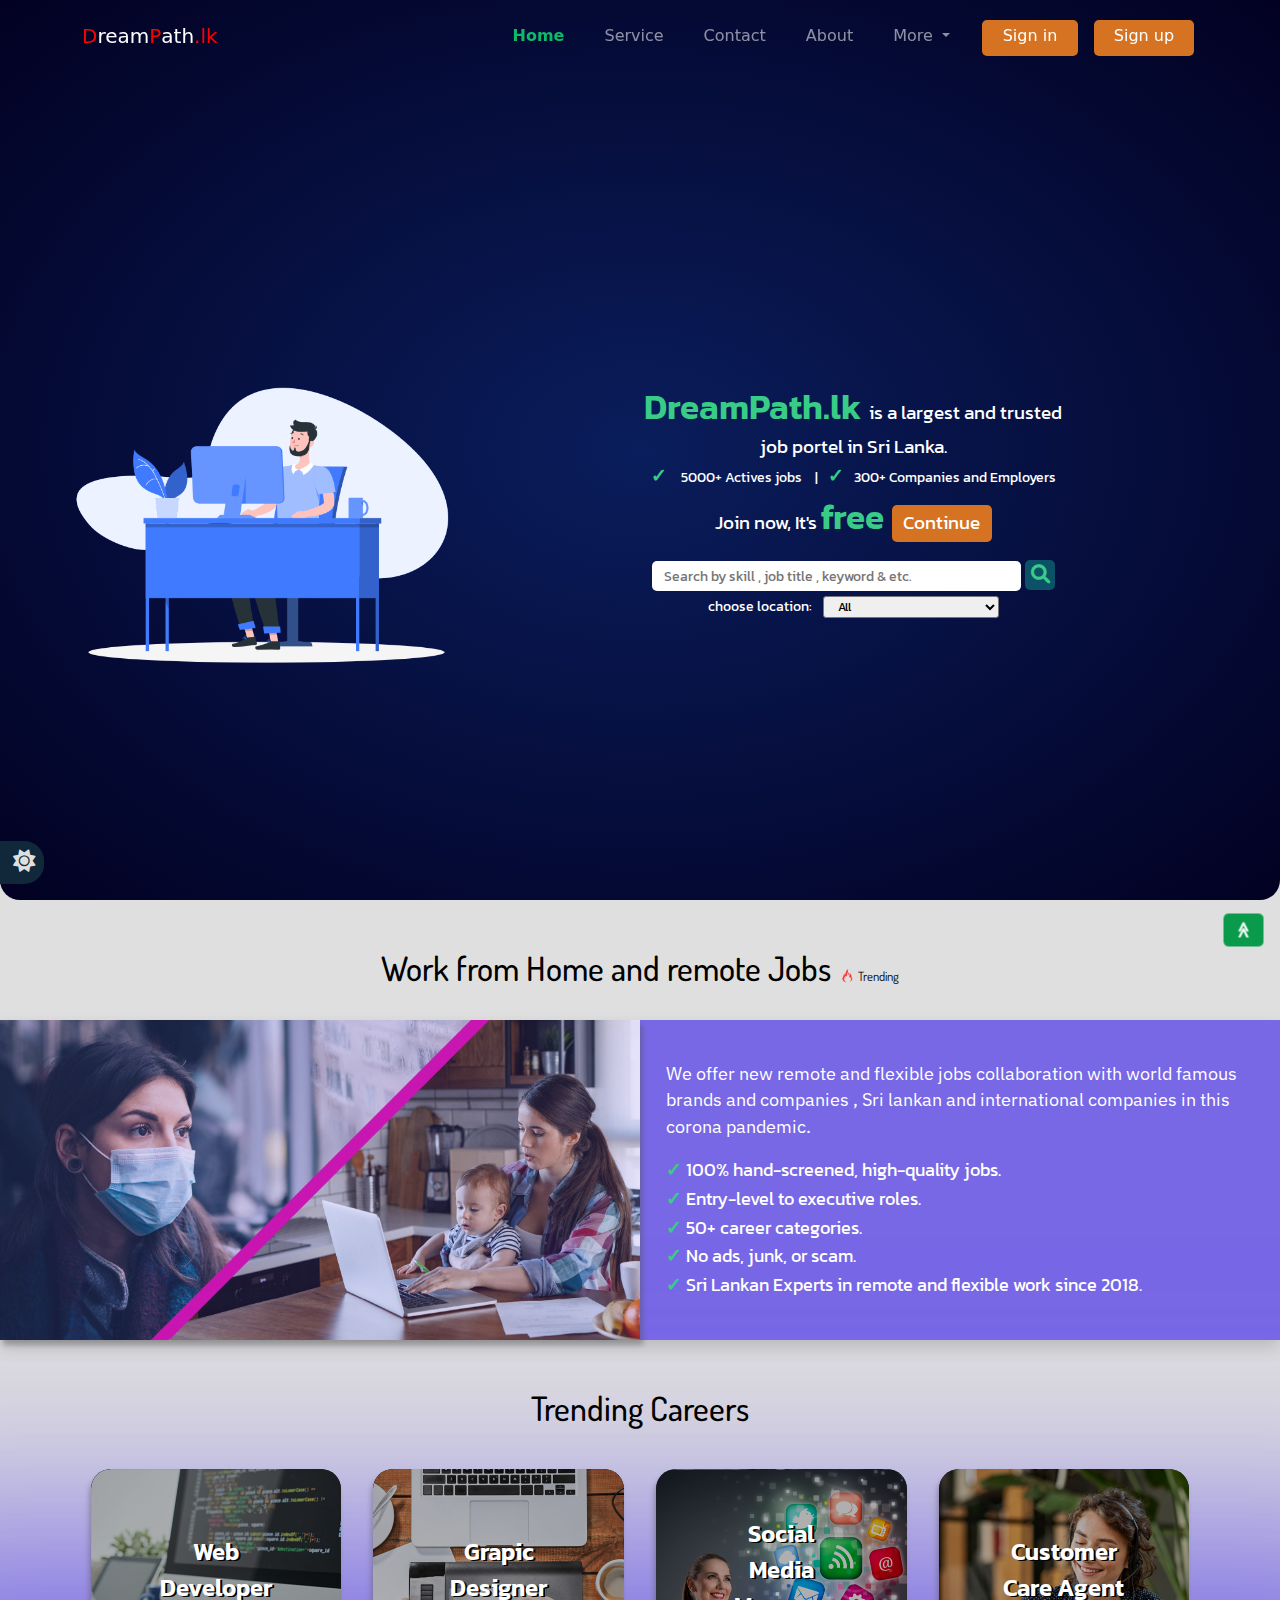
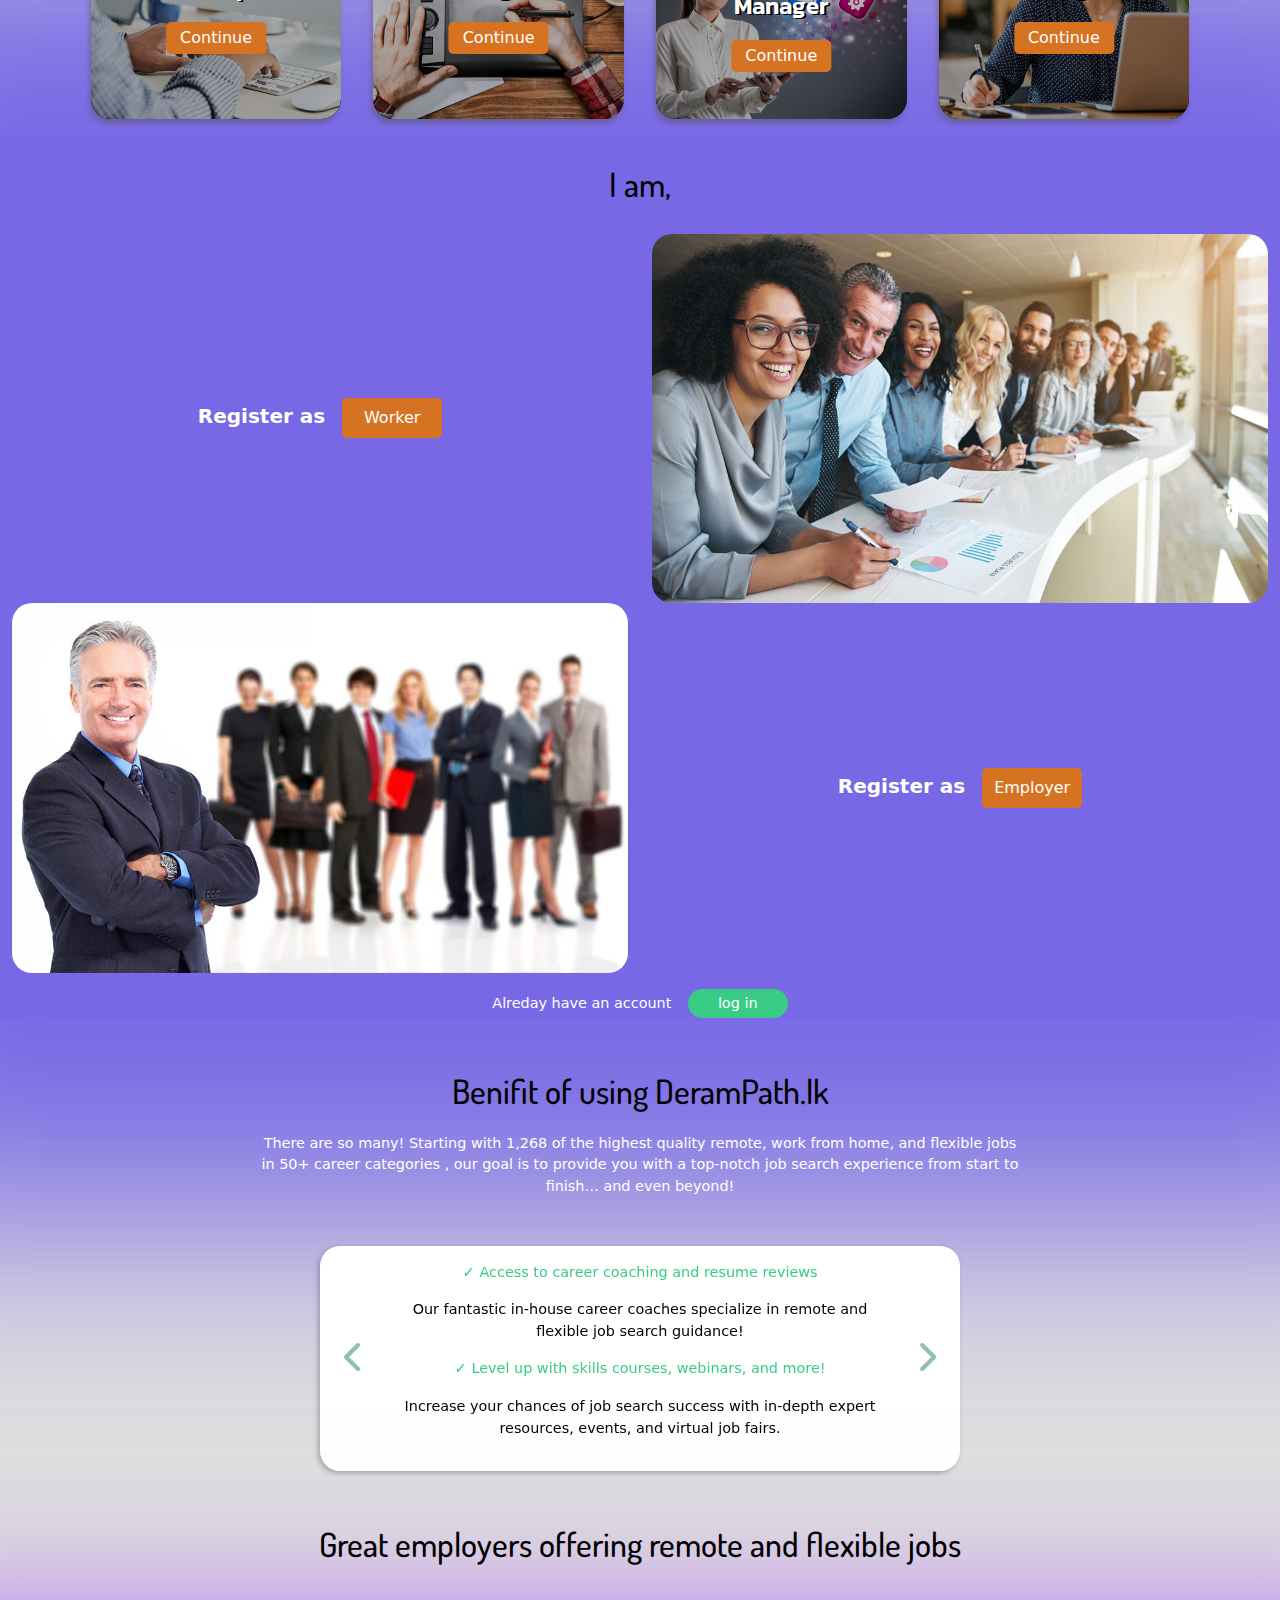
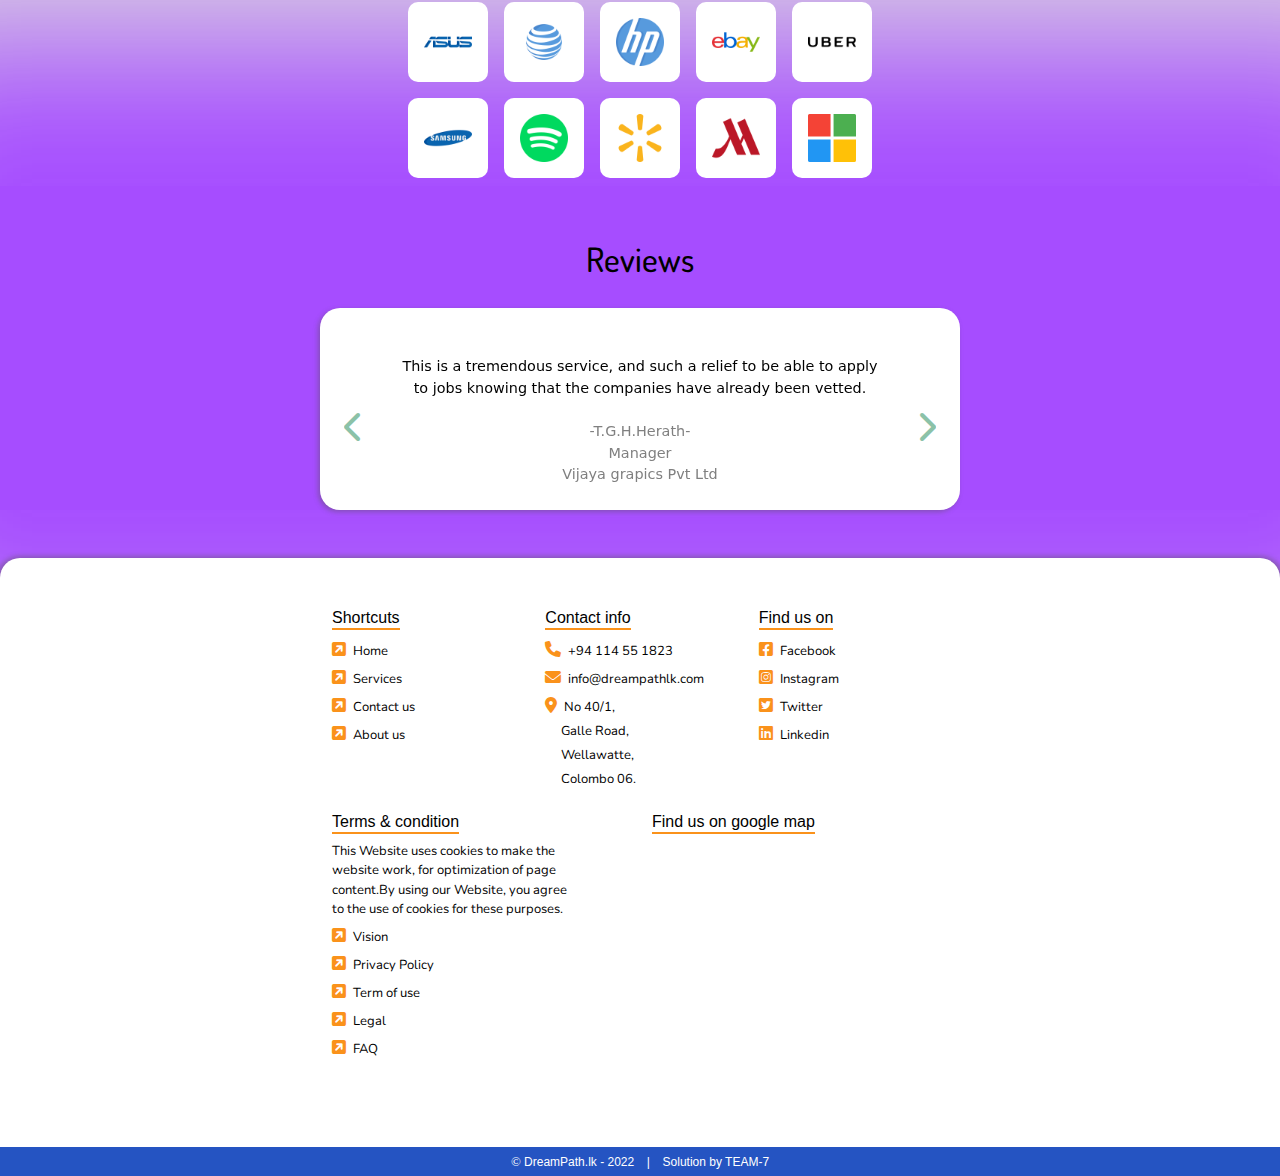
<file: With Bootstrap/html/index.html>
<!DOCTYPE html>
<!-- set default language and theme -->
<html lang="en" class="theme-light">

<head>
    <!-- meta tags -->
    <meta charset="UTF-8">
    <meta name="author" content="Kavindu Manahara @ group 7">
    <meta name="revised" content="17/02/2022">
    <meta name="viewport" content="width = device-width, initial-scale=1.0">
    <meta name="keywords" content="jobs , job portal , job portal lk , job website , vacancies ">

    <!-- link bootstrap , font awesome , css and fonts -->
    <link href="https://cdn.jsdelivr.net/npm/bootstrap@5.1.3/dist/css/bootstrap.min.css" rel="stylesheet">
    <link rel="stylesheet" href="https://cdnjs.cloudflare.com/ajax/libs/font-awesome/6.0.0/css/all.min.css"
        integrity="sha512-9usAa10IRO0HhonpyAIVpjrylPvoDwiPUiKdWk5t3PyolY1cOd4DSE0Ga+ri4AuTroPR5aQvXU9xC6qOPnzFeg=="
        crossorigin="anonymous" referrerpolicy="no-referrer" />
    <link rel="stylesheet" href="../css/default.css">
    <link href="https://fonts.googleapis.com/css2?family=Kanit:wght@300&display=swap" rel="stylesheet">
    <link href="https://fonts.googleapis.com/css2?family=IBM+Plex+Sans:wght@500&display=swap" rel="stylesheet">
    <link href="https://fonts.googleapis.com/css2?family=Dosis&display=swap" rel="stylesheet">
    <link href="https://fonts.googleapis.com/css2?family=Nunito:wght@400&display=swap" rel="stylesheet">

    <script src="https://ajax.googleapis.com/ajax/libs/jquery/3.5.1/jquery.min.js"></script>

    <!-- add website icon -->
    <link rel="icon" href="../Images/DreamPath-icon.svg">
    <title>Home - DreamPath.lk</title>
</head>

<body>

    <!-- header -->
    <nav class="navbar navbar-expand-md fixed-top pt-md-3 pb-md-3 d-flex justify-content-end navbar-dark" id="navbarID">
        <div class="container-md">
            <a href="../html/index.html" class="navbar-brand lead" id="brand" data-bs-toggle="tooltip"
                data-bs-placement="bottom" title="logo">
                <span class="red fw-bolder">D</span>ream<span class="red fw-bolder">P</span>ath<span class="red fw-bolder">.lk</span>
                <!-- <img src="../Images/DreamPath-white.svg" alt="logo" id="logo" width="150" height="30"  data-bs-toggle="tooltip" data-bs-placement="bottom" title="logo"> -->
            </a>

            <!-- navbar menu button -->
            <button type="button" id="menu-btn" data-bs-toggle="collapse" data-bs-target="#navbarNav"
                class="d-md-none me-2" area-contrals="navbarNav" area-expanded="false" area-label="toggle navigation">
                <i class="fa-solid fa-bars" style="color: white;"></i>
            </button>

            <!-- navbar-toggler" -->
            <div class="collapse navbar-collapse d-lg-flex justify-content-lg-end" id="navbarNav">
                <ul class="navbar-nav">
                    <li class="nav-item ps-lg-4 ps-md-1 ps-2" data-bs-toggle="tooltip" data-bs-placement="bottom"
                        title="Home">
                        <a href="index.html" class="nav-link">
                            <span class="active-pg">Home</span>
                        </a>
                    </li>

                    <li class="nav-item  ps-lg-4 ps-md-1 ps-2" data-bs-toggle="tooltip" data-bs-placement="bottom"
                        title="Service">
                        <a href="index.html" class="nav-link ">
                            Service
                        </a>
                    </li>

                    <li class="nav-item  ps-lg-4 ps-md-1 ps-2" data-bs-toggle="tooltip" data-bs-placement="bottom"
                        title="Contact">
                        <a href="index.html" class="nav-link ">
                            Contact
                        </a>
                    </li>

                    <li class="nav-item  ps-lg-4 ps-md-1 ps-2" data-bs-toggle="tooltip" data-bs-placement="bottom"
                        title="About">
                        <a href="index.html" class="nav-link ">
                            About
                        </a>
                    </li>

                    <li class="nav-item dropdown ps-lg-4 ps-md-1 ps-2" data-bs-toggle="tooltip"
                        data-bs-placement="right" title="More">
                        <a href="#" class="nav-link
                    dropdown-toggle" id="moreDropdown" role="button" data-bs-toggle="dropdown" aria-expanded="false">
                            More
                        </a>

                        <!-- dropdown -->
                        <ul class="dropdown-menu header-color p-0 mt-3" aria-labelledby="moreDropdown">

                            <li>
                                <a class="dropdown-item pt-2 pb-2 ps-lg-3 ps-5 text-white dropdown-color border-bottom border-top border-secondary font-default"
                                    href="#">Vision</a>
                            </li>
                            <li>
                                <a class="dropdown-item pt-2 pb-2 ps-lg-3 ps-5 text-white dropdown-color border-bottom border-secondary  font-default"
                                    href="#">Privacy policy</a>
                            </li>
                            <li>
                                <a class="dropdown-item pt-2 pb-2 ps-lg-3 ps-5 text-white dropdown-color border-bottom border-secondary  font-default"
                                    href="#">Term of use</a>
                            </li>
                            <li>
                                <a class="dropdown-item pt-2 pb-2 ps-lg-3 ps-5 text-white dropdown-color border-bottom border-secondary  font-default"
                                    href="#">Legal</a>
                            </li>
                            <li>
                                <a class="dropdown-item pt-2 pb-2 ps-lg-3 ps-5 text-white dropdown-color border-bottom border-secondary  font-default"
                                    href="faq.html">FAQ</a>
                            </li>
                        </ul>
                    </li>

                    <div class="row ps-lg-4 ps-md-1 mt-4 mb-4 mt-md-0 mb-md-0">

                        <li class="nav-item  col-6 d-flex justify-content-end">
                            <a href="signin.html" class="nav-link buttons text-white p-1 mt-1" data-bs-toggle="tooltip"
                                data-bs-placement="bottom" title="Sign in">
                                Sign in
                            </a>
                        </li>

                        <li class="nav-item  ps-md-1 ps-2 col-6 d-flex justify-content-start ">
                            <a href="index.html" class="nav-link buttons text-white p-1 mt-1" data-bs-toggle="tooltip"
                                data-bs-placement="bottom" title="Sign up">
                                Sign up
                            </a>
                        </li>

                    </div>

                </ul>
            </div>
        </div>
    </nav>

    <!-- main-container -->
    <div id="main-container" class="row">
        <!-- main container images -->
        <div class="col-12 col-md-6 col-lg-5 d-flex justify-content-center">
            <img src="../Images/img-1.png" alt="img-1" id="img-main-container">
        </div>

        <!-- text content -->
        <div class="col-12 col-md-6 text-center font-container">
            <p id="p1" class="m-0"><span class="spans">DreamPath.lk </span> is a largest and trusted <br>job portel
                in Sri Lanka.</p>
            <p id="p2" class="font-small m-0"><span class="font-container"
                    style="color:#38cc87; font-weight: 600;">&check;
                </span>&ensp; 5000+ Actives jobs &ensp; | &ensp;<span class="font-container"
                    style="color:#38cc87; font-weight: 600;">&check;</span>&ensp; 300+
                Companies and Employers</p>

            <p id="p3">Join now, It's <span class="spans m-0"> free </span>
                <button class="buttons p-1" onclick="location.href='index.html'" data-bs-toggle="tooltip"
                    data-bs-placement="bottom" title="Continue">Continue</button>
            </p>
            <form>
                <div id="form-line-1">
                    <input type="text" name="keyword" id="serach_keyword"
                        placeholder="&ensp;Search by skill , job title , keyword & etc.">
                    <button type="submit" value="submit"><i class="fa-solid fa-magnifying-glass"
                            style="color:#38cc87;"></i></button>
                </div>

                <div id="form-line-2">
                    <label for="location" class="font-small">choose location:&ensp; </label>
                    <select name="location" id="location">
                        <optgroup label="common"></optgroup>
                        <option value="all">All</option>
                        <option value="global-remote">Global-remote</option>
                        <option value="global-physical">Global-physical</option>
                        <optgroup label="provinces"></optgroup>
                        <option value="western">Western province</option>
                        <option value="southern">Southern province</option>
                        <option value="central">Central province</option>
                        <option value="sabaragamuwa">Sabaragamuwa province</option>
                        <option value="uva">Uva province</option>
                        <option value="northern">Northern province</option>
                        <option value="eastern">Eastern province</option>
                        <option value="north-central">North central province</option>
                        <option value="north-western">North western province</option>
                    </select>
                </div>
            </form>
        </div>
        <!-- text content -->
    </div>
    <!-- main content -->

    <div class="conatiner-fluid" id="content-area">
        <!-- trending -->
        <div id="trending" class="container-fluid p-0 pt-4">
            <p class="h2 p-4 text-center font-default-heading">Work from Home and remote Jobs <span><img
                        src="../Images/fire.svg" alt="Fire">Trending</span></p>

            <!-- <div id="work-from-home-container"> -->

            <div class="row m-0 d-flex shadow" style="background-color: var(--work-from-background-color);
                 align-items: center;">
                <div class="col-lg-6 col-12 m-0 p-0" style="box-shadow: 3px 5px 5px var(--shadow-color);">
                    <img src="../Images/work-from-home.jpg" alt="work from home" id="work-from-home-background"
                        class="img-fluid m-0" style="opacity: 0.8;">
                    <!--  -->

                </div>

                <div id="work-from-home-text" class="col-lg-6 col-12 font-default trending-text">
                    <p class="font-default" style="font-family: 'IBM plex sans';">We offer new remote and flexible jobs
                        collaboration with world famous
                        brands and companies , Sri lankan and international companies in this corona pandemic.</p>
                    <p id="work-from-p-1" class="m-0 font-default"><span>&check; </span>100% hand-screened, high-quality
                        jobs.
                    </p>
                    <p id="work-from-p-2" class="m-0 font-default"><span>&check; </span>Entry-level to executive roles.
                    </p>
                    <p id="work-from-p-3" class="m-0 font-default"><span>&check; </span>50+ career categories.</p>
                    <p id="work-from-p-4" class="m-0 font-default"><span>&check; </span>No ads, junk, or scam.</p>
                    <p id="work-from-p-5" class="m-0 font-default"><span>&check; </span>Sri Lankan Experts in remote and
                        flexible
                        work since 2018.</p>
                </div>
            </div>

            <!-- </div> -->
        </div>
        <!-- trending end -->

        <!-- careers -->
        <div class="container-fluid">
            <div id="careers" class="row">
                <p class="col-12 h2 text-center pt-5 pb-3 font-default-heading">Trending Careers</p>

                <div class="col-xl-3 col-md-6 col-12 p-3">
                    <div class="img-card details-container-1">
                        <img src="../Images/web-developer.png" alt="image" class="career-images img-shadow">
                        <div class="inner-itm position-absolute top-50 start-50 translate-middle text-center"
                            id="img-1">
                            <p class="font-career">Web Developer</p>
                            <button class="buttons p-1" data-bs-toggle="tooltip" data-bs-placement="bottom"
                                title="Continue">Continue</button>
                        </div>
                    </div>
                </div>
                <div class="col-xl-3 col-md-6 col-12 p-3">
                    <div class="img-card details-container-2">
                        <img src="../Images/grapic-designer.png" alt="image" class="career-images img-shadow">
                        <div class="inner-itm position-absolute top-50 start-50 translate-middle text-center"
                            id="img-2">
                            <p class="font-career">Grapic Designer</p>
                            <button class="buttons p-1">Continue</button>
                        </div>
                    </div>
                </div>
                <div class="col-xl-3 col-md-6 col-12 p-3">
                    <div class="img-card details-container-3">
                        <img src="../Images/social-media-manager.png" alt="image" class="career-images img-shadow">
                        <div class="inner-itm position-absolute top-50 start-50 translate-middle text-center"
                            id="img-3">
                            <p class="font-career">Social Media Manager</p>
                            <button class="buttons p-1">Continue</button>
                        </div>
                    </div>
                </div>
                <div class="col-xl-3 col-md-6 col-12 p-3">
                    <div class="img-card details-container-4">
                        <img src="../Images/customer-care.png" alt="image" class="career-images img-shadow">
                        <div class="inner-itm position-absolute top-50 start-50 translate-middle text-center"
                            id="img-4">
                            <p class="font-career">Customer Care Agent</p>
                            <button class="buttons p-1">Continue</button>
                        </div>
                    </div>
                </div>
            </div>
        </div>
        <!-- careers end -->

        <!-- sign-in container -->
        <div class="container-fluid" id="sign-in">
            <div class="row">
                <div class="col-12 font-default-heading text-center mt-4 mb-4">I am,</div>
            </div>

            <div class="row d-flex" style="align-items: center;">
                <div class="col-12 col-sm-6 sign-position" style="text-align: center; justify-content: center;">
                    <span class="h5 text-white" style="font-weight: 700;">Register as &ensp;</span><button
                        class="buttons p-2" data-bs-toggle="tooltip" data-bs-placement="bottom"
                        title="register as worker">Worker</button>
                </div>
                <div class="col-12 col-sm-6 rounderd">
                    <img src="../Images/workers.png" alt="worker" width="100%" style="border-radius: 20px;">
                </div>
            </div>

            <div class="row d-flex mt-4 mt-md-0" style="align-items: center;">
                <div class="col-12 col-sm-6">
                    <img src="../Images/employer.png" alt="employer" width="100%" style="border-radius: 20px;">
                </div>
                <div class="col-12 col-sm-6 sign-position" style="text-align: center; justify-content: center;">
                    <span class="h5 text-white" style="font-weight: 700;">Register as &ensp;</span><button
                        class="buttons p-2" data-bs-toggle="tooltip" data-bs-placement="bottom"
                        title="register as employer">Employer</button>

                </div>
            </div>

            <div class="row">
                <div class="col-12 font-default text-center mt-3 text-white">Alreday have an account &ensp;
                    <button class="p-1 buttons"
                        style="background-color: #38cc87; color: white;border-radius: 20px;width: 100px;font-size: 0.9rem; border: none;"
                        data-bs-toggle="tooltip" data-bs-placement="bottom" title="log in">
                        log in</button>
                </div>
            </div>

        </div>
        <!-- sign in end -->

        <!-- benifit -->
        <div id="benifit" class=" text-center pt-5">
            <p class="font-default-heading">Benifit of using DeramPath.lk</p>
            <p class="font-default text-center text-white" style="width: 60%; margin: 0 20%;">There are so many!
                Starting with 1,268 of the highest quality remote, work from home, and flexible jobs in 50+
                career categories , our goal is to provide you with a top-notch job search experience from start to
                finish… and even beyond!</p>

            <div class="container benifit-container p-3 ps-5 pe-5 mt-5">

                <div id="benifitcarosel" class="carousel slide" data-bs-ride="carousel">
                    <div class="carousel-inner" style="padding-left: 5%; padding-right: 5%;">
                        <div class="carousel-item active font-default">
                            <p style="color: #38cc87;"><span style="font-weight: 600;">&check; </span>Access to career
                                coaching and resume reviews</p>
                            <p> Our fantastic in-house career coaches specialize in remote and flexible job search
                                guidance!
                            </p>
                            <p style="color: #38cc87;"><span style="font-weight: 600;">&check; </span>Level up with
                                skills courses, webinars, and more!
                            </p>
                            <p>Increase your chances of job search success with in-depth expert resources, events, and
                                virtual job fairs.</p>
                        </div>
                        <div class="carousel-item font-default">
                            <p style="color: #38cc87;"><span style="font-weight: 600;">&check; </span>We see every job
                                before you do</p>
                            <p> Save time, energy, and stress by letting our expert team vet the jobs and companies for
                                you!
                                You only see the best remote and flexible job listings available.</p>
                            <p style="color: #38cc87;"><span style="font-weight: 600;">&check; </span>Access exclusive
                                research on employers</p>
                            <p>You can leverage exclusive hiring information on over 300 companies to help find the
                                right employer,
                                culture, and job faster and easier.</p>
                        </div>
                        <div class="carousel-item font-default">
                            <p style="color: #38cc87;"><span style="font-weight: 600;">&check; </span>Top-notch
                                friendly, helpful customer support</p>
                            <p> Really! We have intelligent, friendly client support folks who you can easily talk to,
                                and who
                                genuinely care about helping you have a good experience.</p>
                            <p style="color: #38cc87;"><span style="font-weight: 600;">&check; </span>Try FlexJobs with
                                no risk and all the upside.
                            </p>
                            <p>We want you to be happy with our service, and if for any reason you are not, simply
                                request a refund within 30 days. It is that easy.</p>
                        </div>
                    </div>
                    <button class="carousel-control-prev" type="button" data-bs-target="#benifitcarosel"
                        data-bs-slide="prev" style="position: absolute; left: -10%;">
                        <span aria-hidden="false"><i class="fa-solid fa-chevron-left fa-2x text-success"></i></span>
                        <span class="visually-hidden">Previous</span>
                    </button>
                    <button class="carousel-control-next" type="button" data-bs-target="#benifitcarosel"
                        data-bs-slide="next" style="position: absolute; right: -10%;">
                        <span aria-hidden="true"><i class="fa-solid fa-chevron-right fa-2x text-success"></i></span>
                        <span class="visually-hidden">Next</span>
                    </button>
                </div>

            </div>
        </div>
        <!-- benifit end -->

        <!-- colloborations -->
        <div id="collobarations" class="container">

            <p class="font-default-heading text-center pt-5">Great employers offering remote and flexible jobs</p>

            <div class="row d-flex justify-content-center pt-2">
                <div class="collobarations-img p-2 p-lg-3 m-1 m-lg-2 col-1" data-bs-toggle="tooltip"
                    data-bs-placement="bottom" title="ASUS">
                    <img src="../Images/asus.png" alt="Asus" width="100%">
                </div>

                <div class="collobarations-img p-2 p-lg-3 m-1 m-lg-2 col-1" data-bs-toggle="tooltip"
                    data-bs-placement="bottom" title="AT&T">
                    <img src="../Images/att.png" alt="AT&T" width="100%">
                </div>

                <div class="collobarations-img p-2 p-lg-3 m-1 m-lg-2 col-1" data-bs-toggle="tooltip"
                    data-bs-placement="bottom" title="hp">
                    <img src="../Images/hp.png" alt="hp" width="100%">
                </div>

                <div class="collobarations-img p-2 p-lg-3 m-1 m-lg-2 col-1" data-bs-toggle="tooltip"
                    data-bs-placement="bottom" title="ebay">
                    <img src="../Images/ebay.png" alt="ebay" width="100%">
                </div>

                <div class="collobarations-img p-2 p-lg-3 m-1 m-lg-2 col-1" data-bs-toggle="tooltip"
                    data-bs-placement="bottom" title="Uber">
                    <img src="../Images/uber.png" alt="uber" width="100%">
                </div>

            </div>
            <div class="row d-flex justify-content-center">

                <div class="collobarations-img p-2 p-lg-3 m-1 m-lg-2 col-1" data-bs-toggle="tooltip"
                    data-bs-placement="bottom" title="Samsung">
                    <img src="../Images/samsung.png" alt="samsung" width="100%">
                </div>

                <div class="collobarations-img p-2 p-lg-3 m-1 m-lg-2 col-1" data-bs-toggle="tooltip"
                    data-bs-placement="bottom" title="Spotify">
                    <img src="../Images/spotify.png" alt="spotify" width="100%">
                </div>

                <div class="collobarations-img p-2 p-lg-3 m-1 m-lg-2 col-1">
                    <img src="../Images/walmart.png" alt="walmart" width="100%" data-bs-toggle="tooltip"
                        data-bs-placement="bottom" title="Walmart">
                </div>

                <div class="collobarations-img p-2 p-lg-3 m-1 m-lg-2 col-1">
                    <img src="../Images/marriott.png" alt="marriott" width="100%" data-bs-toggle="tooltip"
                        data-bs-placement="bottom" title="Marriot">
                </div>

                <div class="collobarations-img p-2 p-lg-3 m-1 m-lg-2 col-1">
                    <img src="../Images/microsoft.png" alt="microsoft" width="100%" data-bs-toggle="tooltip"
                        data-bs-placement="bottom" title="Microsoft">
                </div>

            </div>

        </div>

        <!-- review -->
        <div id="review" class=" text-center pt-5" id="review">
            <p class="font-default-heading">Reviews</p>

            <div class="container benifit-container p-5 pb-2 mt-4">

                <div id="reviewcarosel" class="carousel slide" data-bs-ride="carousel">
                    <div class="carousel-inner" style="padding-left: 5%; padding-right: 5%;">
                        <div class="carousel-item active font-default">
                            This is a tremendous service, and such a relief to be able to apply to jobs knowing that the
                            companies have already been vetted. <br><br>
                           <p style="color: grey;">-T.G.H.Herath-<br>Manager<br>Vijaya grapics Pvt Ltd</p>
                        </div>
                        <div class="carousel-item font-default">
                            DreamPath.lk is the best! You make a difference in the quality of a person's life. Thank
                            you, keep up the amazing work!<br><br>
                        <p style="color: grey;">-W.W.Rodrigu-<br>Teacher<br>Sussex Collage</p> 
                        </div>
                        <div class="carousel-item font-default">
                            It's well worth the small fee for the quality of jobs listed. I never thought I would, but I
                            found the perfect job within a month with DreamPath.lk!<br><br>
                        <p style="color: grey;">-T.M.Thanura Ruvin-<br>Cloud Delivery Engineer<br>Indu lanka Solutions Enterprise</p> 
                        </div>
                        <div class="carousel-item font-default">
                            KEEP UP THE GOOD WORK!!! In two weeks, I found a job... I could not believe it, but it
                            happened. The pay, job, benefits, and working at home are all awesome!<br><br>
                        <p style="color: grey;">-M.S. Ishara Lakshani-<br>Business Analysts<br>Heyleys (pvt) Ltd</p> 
                        </div>
                        <div class="carousel-item font-default">
                            Thank you for the opportunity to find a great job! My local job market is very limited, and
                            I found a great job I enjoy doing.<br><br>
                            <p style="color: grey;">-W.D.K. Kavindra Perera-<br>Site Engineer<br>RJ Enterprises (pvt)Ltd</p> 
                        </div>

                    </div>
                    <button class="carousel-control-prev" type="button" data-bs-target="#reviewcarosel"
                        data-bs-slide="prev" style="position: absolute; left: -10%;">
                        <span aria-hidden="false"><i class="fa-solid fa-chevron-left fa-2x text-success"></i></span>
                        <span class="visually-hidden">Previous</span>
                    </button>
                    <button class="carousel-control-next" type="button" data-bs-target="#reviewcarosel"
                        data-bs-slide="next" style="position: absolute; right: -10%;">
                        <span aria-hidden="true"><i class="fa-solid fa-chevron-right fa-2x text-success"></i></span>
                        <span class="visually-hidden">Next</span>
                    </button>

                </div>
            </div>

        </div>
        <!-- review end -->

        <!-- footer -->
        <div id="footer" class="container-fluid pt-5 mt-5">

            <div class="row d-flex justify-content-center text-center text-md-start">

                <div class="col-12 col-md-3 col-lg-2 pb-3">
                    <div class="w-100 mb-2">
                        <span class="heading">Shortcuts</span>
                    </div>
                    <div onclick="location.href='index.html'" class="mb-1">
                        <i class="fa-solid fa-square-arrow-up-right" style="color: #fa921b;"></i><span
                            class="font-footer add-hover">&ensp;Home</span>
                    </div>

                    <div onclick="location.href='services.html'" class="mb-1">
                        <i class="fa-solid fa-square-arrow-up-right" style="color: #fa921b;"></i><span
                            class="font-footer add-hover">&ensp;Services</span>
                    </div>

                    <div onclick="location.href='contacts.html'" class="mb-1">
                        <i class="fa-solid fa-square-arrow-up-right" style="color: #fa921b;"></i><span
                            class="font-footer add-hover">&ensp;Contact us</span>
                    </div>

                    <div onclick="location.href='about.html'" class="mb-1">
                        <i class="fa-solid fa-square-arrow-up-right" style="color: #fa921b;"></i><span
                            class="font-footer add-hover">&ensp;About us</span>
                    </div>
                </div>

                <div class="col-12 col-md-3 col-lg-2 pb-3">
                    <div class="w-100 mb-2">
                        <span class="heading">Contact info</span>
                    </div>
                    <div class="mb-1">
                        <i class="fa-solid fa-phone" style="color: #fa921b;"></i><span class="font-footer">&ensp;+94 114
                            55 1823</span>
                    </div>
                    <div class="mb-1">
                        <i class="fa-solid fa-envelope" style="color: #fa921b;"></i><span
                            class="font-footer">&ensp;info@dreampathlk.com</span>
                    </div>
                    <div class="mb-1">
                        <i class="fa-solid fa-location-dot" style="color: #fa921b;"></i><span
                            class="font-footer">&ensp;No 40/1,<br>
                            &emsp; Galle Road,<br>
                            &emsp; Wellawatte,<br>
                            &emsp; Colombo 06.</span>
                    </div>

                </div>

                <div class="col-12 col-md-3 col-lg-2 pb-3">
                    <div class="w-100 mb-2">
                        <span class="heading">Find us on</span>
                    </div>
                    <!-- we don't add social network account therefore we link our home page -->
                    <div onclick="location.href='index.html'" class="mb-1">
                        <i class="fa-brands fa-facebook-square" style="color: #fa921b;"></i><span
                            class="font-footer add-hover">&ensp;Facebook</span>
                    </div>

                    <div onclick="location.href='index.html'" class="mb-1">
                        <i class="fa-brands fa-instagram-square" style="color: #fa921b;"></i><span
                            class="font-footer add-hover">&ensp;Instagram</span>
                    </div>

                    <div onclick="location.href='index.html'" class="mb-1">
                        <i class="fa-brands fa-twitter-square" style="color: #fa921b;"></i><span
                            class="font-footer add-hover">&ensp;Twitter</span>
                    </div>
                    <div onclick="location.href='index.html'" class="mb-1">
                        <i class="fa-brands fa-linkedin" style="color: #fa921b;"></i><span
                            class="font-footer add-hover">&ensp;Linkedin</span>
                    </div>
                </div>

            </div>

            <div class="row justify-content-center text-center text-md-start pb-5">
                <div class="col-12 col-md-4 col-lg-3 pb-3">

                    <div class="w-100 mb-2">
                        <span class="heading">Terms & condition</span>
                    </div>

                    <div class="mb-1 font-footer pe-5 ps-5 ps-md-0">This Website uses cookies to make the website work,
                        for optimization of page content.By using our Website,
                        you agree to the use of cookies for these purposes.</div>

                    <div onclick="parent.location.href='../html/about.html#vision'" class="mb-1">
                        <i class="fa-solid fa-square-arrow-up-right" style="color: #fa921b;"></i><span
                            class="font-footer add-hover">&ensp;Vision</span>
                    </div>

                    <div onclick="parent.location.href='../html/about.html#privacy-policy'" class="mb-1">
                        <i class="fa-solid fa-square-arrow-up-right" style="color: #fa921b;"></i><span
                            class="font-footer add-hover">&ensp;Privacy Policy</span>
                    </div>

                    <div onclick="parent.location.href='../html/about.html#term-of-use'" class="mb-1">
                        <i class="fa-solid fa-square-arrow-up-right" style="color: #fa921b;"></i><span
                            class="font-footer add-hover">&ensp;Term of use</span>
                    </div>

                    <div onclick="parent.location.href='../html/about.html#legal'" class="mb-1">
                        <i class="fa-solid fa-square-arrow-up-right" style="color: #fa921b;"></i><span
                            class="font-footer add-hover">&ensp;Legal</span>
                    </div>

                    <div onclick="parent.location.href='../html/faq.html'" class="mb-1">
                        <i class="fa-solid fa-square-arrow-up-right" style="color: #fa921b;"></i><span
                            class="font-footer add-hover">&ensp;FAQ</span>
                    </div>
                </div>

                <div class="col-12 col-md-4 col-lg-3">
                    <div class="w-100 mb-2">
                        <span class="heading">Find us on google map</span>
                    </div>
                    <iframe
                        src="https://www.google.com/maps/embed?pb=!1m14!1m12!1m3!1d36733.46911274546!2d79.88955924657742!3d6.884018213207136!2m3!1f0!2f0!3f0!3m2!1i1024!2i768!4f13.1!5e0!3m2!1sen!2slk!4v1644002340437!5m2!1sen!2slk"
                        style="border:0;" allowfullscreen="" loading="lazy" height="250">
                    </iframe>
                </div>
            </div>
        </div>

        <!-- copyright -->
        <div class="d-flex justify-content-center text-center">
            <p class="font-footer copyright m-0"><span>&copy;</span> DreamPath.lk - 2022 &ensp; | &ensp; Solution by
                TEAM-7</p>
        </div>
        <!-- footer end -->

    </div>

    <!-- add chat icon to web page -->
    <div id="chat-btn">
        <img src="../Images/chat.svg" alt="chat" data-bs-toggle="tooltip" data-bs-placement="top" title="Contacts us">
    </div>

    <!-- create back to top div -->
    <div id="back-to-top" data-bs-toggle="tooltip" data-bs-placement="left" title="back to top">&Lt;</div>

    <!-- theme change icon -->
    <div class="position-fixed start-0 p-1 ps-2 bottom-0 mb-3" id="theme" data-bs-toggle="tooltip"
        data-bs-placement="right" title="theme">
        <i class="fa-solid fa-sun fa-2x"></i>
    </div>

    <!-- script area start -->

    <!-- navbar and back to to scroll script -->
    <script>
        let navid = document.getElementById("navbarID");
        function returnValues() {
            return document.documentElement || document.body;
        }
        window.onload = function () {
            navChange();
        }

        window.onresize = function () {
            navChange();
        }

        function navChange() {
            if (returnValues().offsetWidth > 768) {
                navid.style.backgroundColor = "#00000000";
            } else {
                navid.style.backgroundColor = "#11283a";
            }
        }

        window.onscroll = function () {

            if (returnValues().scrollTop < 100 && returnValues().scrollWidth > 768) {
                navid.style.backgroundColor = "#00000000";
            } else if (returnValues().scrollTop < 355 && returnValues().scrollWidth > 768) {
                navid.style.backgroundColor = "rgba(17, 40, 58," + (returnValues().scrollTop - 100) / 255 + ")";
            } else {
                navid.style.backgroundColor = "#11283a";
            } /// for navbar


            if (document.documentElement.scrollTop > 100) {
                document.querySelector("#back-to-top").style.bottom = "15px";
            } else {
                document.querySelector("#back-to-top").style.bottom = "-50px";
            }/// for back to top

        }

    </script>

    <!-- chat button setting -->
    <script>
        window.onload = function () {
            setTimeout(function () {
                document.querySelector("#chat-btn").style.right = "20px";
            }, 5000);

        } 
    </script>

    <!-- back to top function script -->
    <script>
        document.querySelector("#back-to-top").addEventListener('click', function () {

            document.body.scrollIntoView({
                behavior: "smooth"
            });
        });
    </script>

    <!-- theme change script -->
    <script>

        localStorage.getItem("theme") === 'theme-dark' ? themeChange('theme-light') : themeChange('theme-dark');

        document.querySelector('#theme').addEventListener('click', function () {
            themeChange(localStorage.getItem("theme"));
        }); // theme change click event

        function themeChange(theme) {

            if (theme === 'theme-dark') {
                document.documentElement.className = 'theme-light';
                localStorage.setItem('theme', 'theme-light');
                document.querySelector("#theme i").className = "fa-solid fa-sun fa-2x";

            } else {
                document.documentElement.className = 'theme-dark';
                localStorage.setItem('theme', 'theme-dark');
                document.querySelector("#theme i").className = "fa-solid fa-moon fa-2x";
            }
        }
    </script>


    <!-- bootstrap script -->
    <script src="https://cdn.jsdelivr.net/npm/bootstrap@5.1.3/dist/js/bootstrap.bundle.min.js"></script>
    <script src="../JavaScript/animations.js"></script>
    <script>
        var tooltipTriggerList = [].slice.call(document.querySelectorAll('[data-bs-toggle="tooltip"]'))
        var tooltipList = tooltipTriggerList.map(function (tooltipTriggerEl) {
            return new bootstrap.Tooltip(tooltipTriggerEl)
        })
    </script>
    <!-- script area end -->

</body>

</html>
</file>
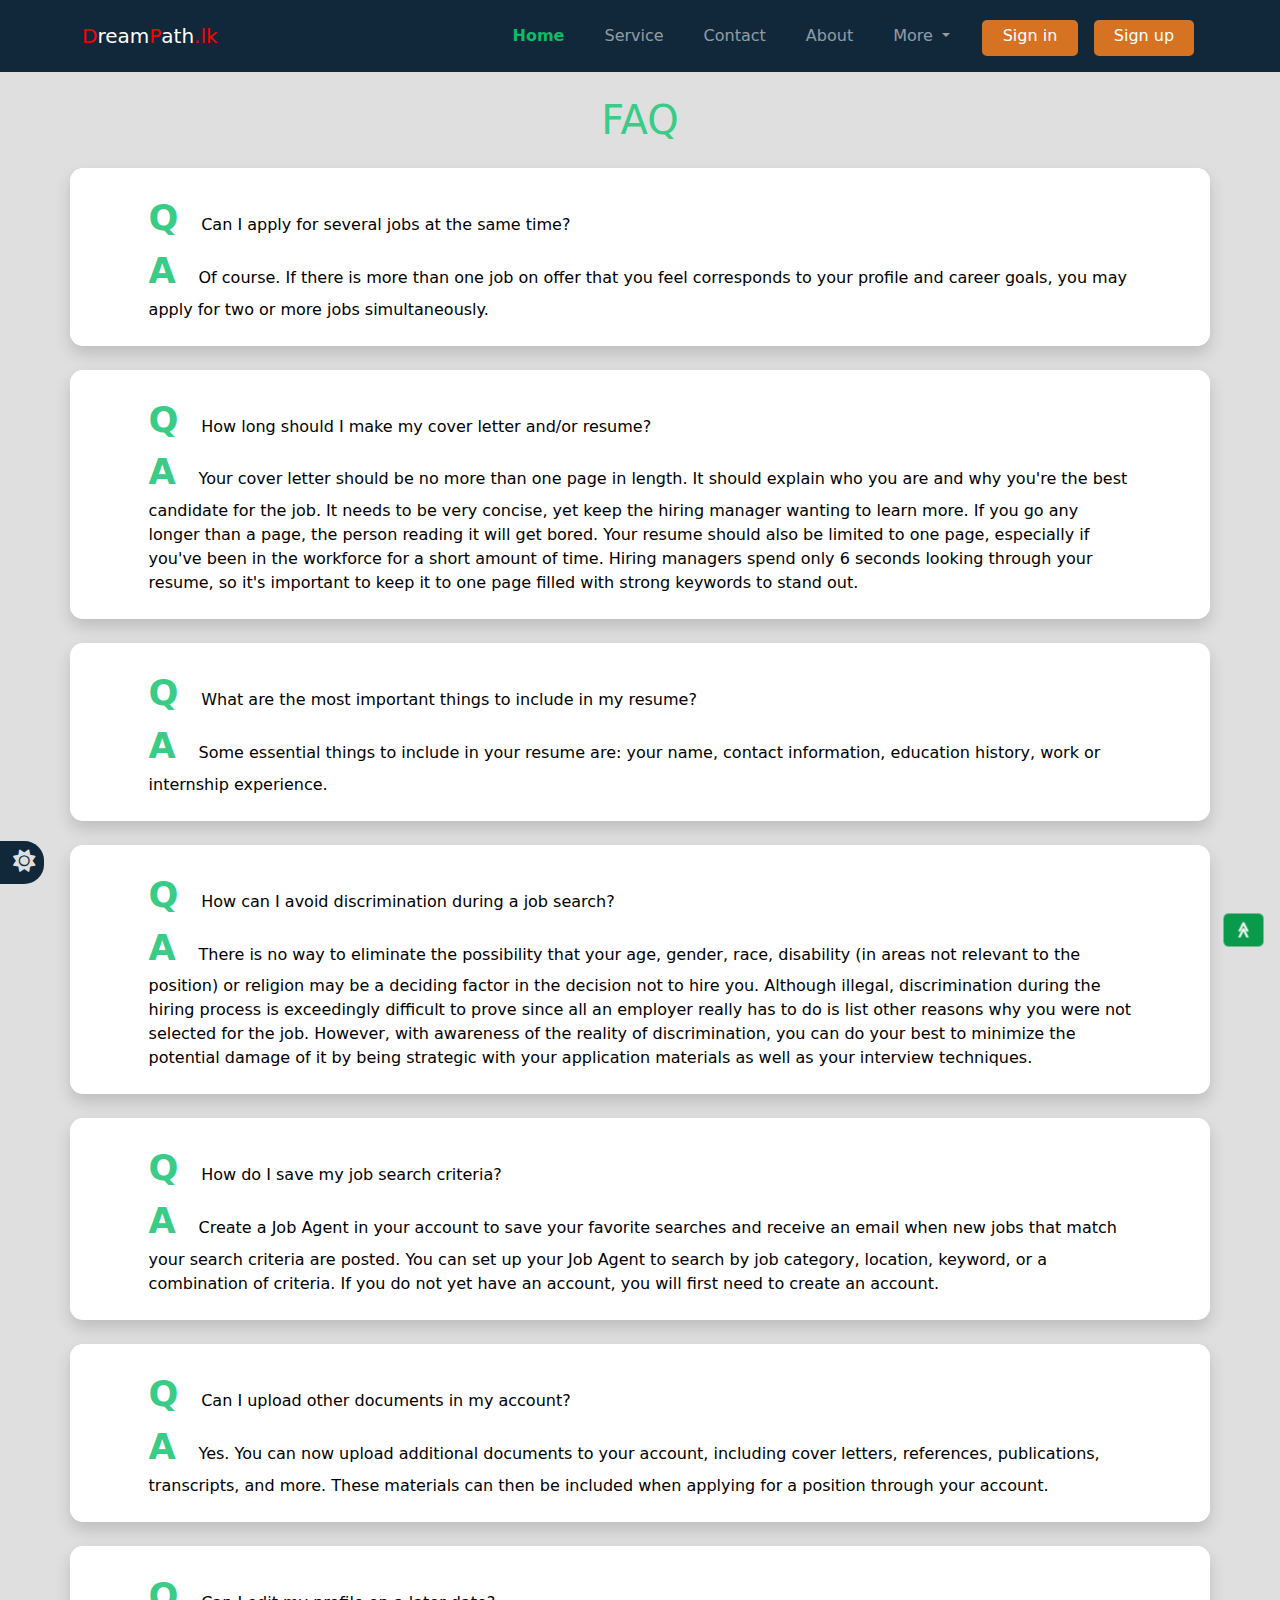
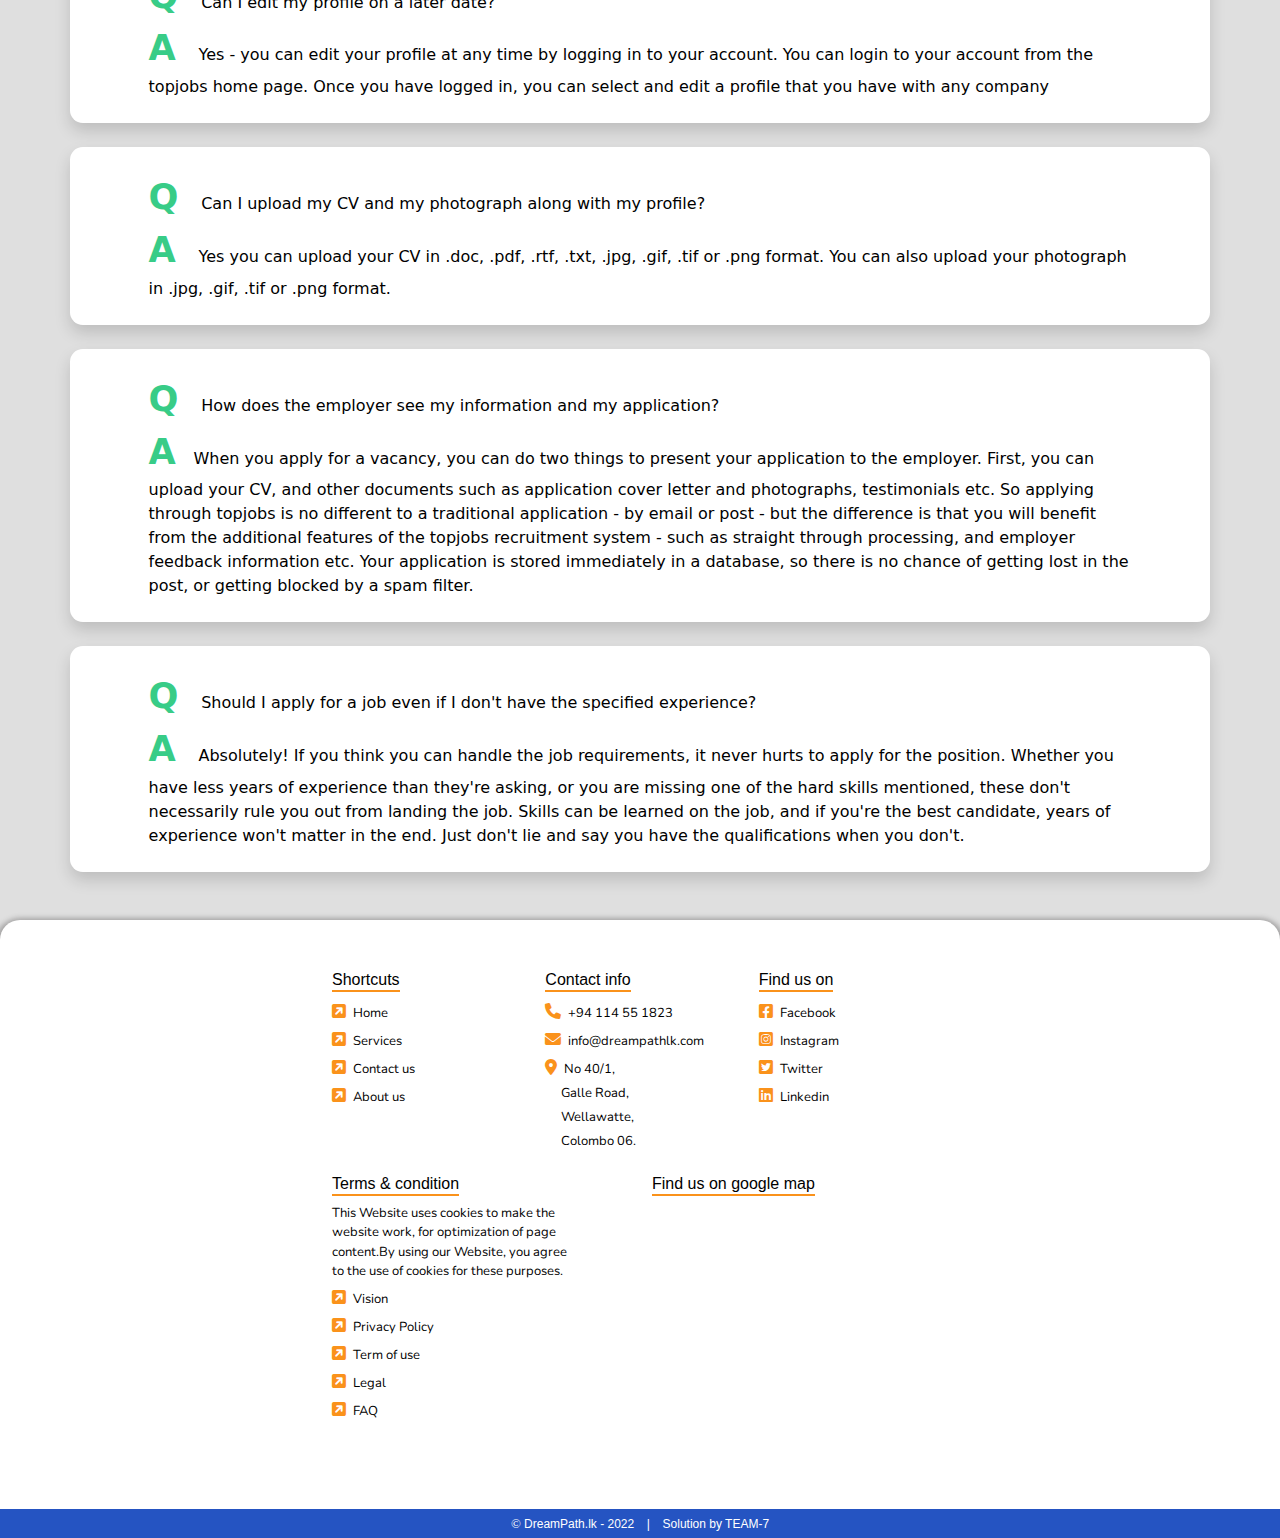
<file: With Bootstrap/html/faq.html>
<!DOCTYPE html>
<!-- set default language and theme -->
<html lang="en" class="theme-light">

<head>
  <!-- meta tags -->
  <meta charset="UTF-8" />
  <meta name="author" content="Dinuk Samarakoon @ group 7" />
  <meta name="revised" content="04/03/2022" />
  <meta name="viewport" content="width = device-width, initial-scale=1.0" />
  <meta name="keywords" content="jobs , job portal , job portal lk , job website , vacancies " />

  <!-- link bootstrap , font awesome , css and fonts -->
  <link href="https://cdn.jsdelivr.net/npm/bootstrap@5.1.3/dist/css/bootstrap.min.css" rel="stylesheet" />
  <link rel="stylesheet" href="https://cdnjs.cloudflare.com/ajax/libs/font-awesome/6.0.0/css/all.min.css"
    integrity="sha512-9usAa10IRO0HhonpyAIVpjrylPvoDwiPUiKdWk5t3PyolY1cOd4DSE0Ga+ri4AuTroPR5aQvXU9xC6qOPnzFeg=="
    crossorigin="anonymous" referrerpolicy="no-referrer" />

  <link rel="stylesheet" href="../css/faq-style.css" />
  <link rel="stylesheet" href="../css/default.css" />
  <link href="https://fonts.googleapis.com/css2?family=Kanit:wght@300&display=swap" rel="stylesheet" />
  <link href="https://fonts.googleapis.com/css2?family=IBM+Plex+Sans:wght@500&display=swap" rel="stylesheet" />
  <link href="https://fonts.googleapis.com/css2?family=Dosis&display=swap" rel="stylesheet" />
  <link href="https://fonts.googleapis.com/css2?family=Nunito:wght@400&display=swap" rel="stylesheet" />

  <script src="https://ajax.googleapis.com/ajax/libs/jquery/3.5.1/jquery.min.js"></script>

  <!-- add website icon -->
  <link rel="icon" href="../Images/DreamPath-icon.svg" />
  <title>FAQ - DreamPath.lk</title>
</head>

<body>
  <!-- header -->
  <nav class="navbar navbar-expand-md pt-md-3 pb-md-3 d-flex justify-content-end navbar-dark"
    style="background-color:var(--header-color)" id="navbarID">
    <div class="container-md">
      <a href="../html/index.html" class="navbar-brand lead" id="brand" data-bs-toggle="tooltip"
        data-bs-placement="bottom" title="Home">
        <span class="red fw-bolder" onclick="location.href='index.html'">D</span>ream<span
          class="red fw-bolder">P</span>ath<span class="red fw-bolder">.lk</span>
        <!-- <img src="../Images/DreamPath-white.svg" alt="logo" id="logo" width="150" height="30"  data-bs-toggle="tooltip" data-bs-placement="bottom" title="logo"> -->
      </a>

      <!-- navbar menu button -->
      <button type="button" id="menu-btn" data-bs-toggle="collapse" data-bs-target="#navbarNav" class="d-md-none me-2"
        area-contrals="navbarNav" area-expanded="false" area-label="toggle navigation">
        <i class="fa-solid fa-bars" style="color: white"></i>
      </button>

      <!-- navbar-toggler" -->
      <div class="collapse navbar-collapse d-lg-flex justify-content-lg-end" id="navbarNav">
        <ul class="navbar-nav">
          <li class="nav-item ps-lg-4 ps-md-1 ps-2" data-bs-toggle="tooltip" data-bs-placement="bottom" title="Home">
            <a href="index.html" class="nav-link">
              <span class="active-pg">Home</span>
            </a>
          </li>

          <li class="nav-item ps-lg-4 ps-md-1 ps-2" data-bs-toggle="tooltip" data-bs-placement="bottom" title="Service">
            <a href="index.html" class="nav-link"> Service </a>
          </li>

          <li class="nav-item ps-lg-4 ps-md-1 ps-2" data-bs-toggle="tooltip" data-bs-placement="bottom" title="Contact">
            <a href="index.html" class="nav-link"> Contact </a>
          </li>

          <li class="nav-item ps-lg-4 ps-md-1 ps-2" data-bs-toggle="tooltip" data-bs-placement="bottom" title="About">
            <a href="index.html" class="nav-link"> About </a>
          </li>

          <li class="nav-item dropdown ps-lg-4 ps-md-1 ps-2" data-bs-toggle="tooltip" data-bs-placement="right"
            title="More">
            <a href="#" class="nav-link dropdown-toggle" id="moreDropdown" role="button" data-bs-toggle="dropdown"
              aria-expanded="false">
              More
            </a>

            <!-- dropdown -->
            <ul class="dropdown-menu header-color p-0 mt-3" aria-labelledby="moreDropdown">
              <li>
                <a class="dropdown-item pt-2 pb-2 ps-lg-3 ps-5 text-white dropdown-color border-bottom border-top border-secondary font-default"
                  href="#">Vision</a>
              </li>
              <li>
                <a class="dropdown-item pt-2 pb-2 ps-lg-3 ps-5 text-white dropdown-color border-bottom border-secondary font-default"
                  href="#">Privacy policy</a>
              </li>
              <li>
                <a class="dropdown-item pt-2 pb-2 ps-lg-3 ps-5 text-white dropdown-color border-bottom border-secondary font-default"
                  href="#">Term of use</a>
              </li>
              <li>
                <a class="dropdown-item pt-2 pb-2 ps-lg-3 ps-5 text-white dropdown-color border-bottom border-secondary font-default"
                  href="#">Legal</a>
              </li>
              <li>
                <a class="dropdown-item pt-2 pb-2 ps-lg-3 ps-5 text-white dropdown-color border-bottom border-secondary font-default"
                  href="#">FAQ</a>
              </li>
            </ul>
          </li>

          <div class="row ps-lg-4 ps-md-1 mt-4 mb-4 mt-md-0 mb-md-0">
            <li class="nav-item col-6 d-flex justify-content-end">
              <a href="index.html" class="nav-link buttons text-white p-1 mt-1" data-bs-toggle="tooltip"
                data-bs-placement="bottom" title="Sign in">
                Sign in
              </a>
            </li>

            <li class="nav-item ps-md-1 ps-2 col-6 d-flex justify-content-start">
              <a href="signup.html" class="nav-link buttons text-white p-1 mt-1" data-bs-toggle="tooltip"
                data-bs-placement="bottom" title="Sign up">
                Sign up
              </a>
            </li>
          </div>
        </ul>
      </div>
    </div>
  </nav>

  <!-- details -->
  <div class="pt-4 container-fluid">
    <h1 class="text-center mb-3" style="color: #38cc87">FAQ</h1>
    <div class="container shadow my-4 px-md-3 px-lg-4 feedback-div">
      <p class="font-color"><span class="spans">Q&ensp;</span> Can I apply for several jobs at the same time?</p>
      <p class="font-color"><span class="spans">A&ensp;</span> Of course. If there is more than one job on offer
        that you feel corresponds to your profile and career
        goals,
        you may apply for two or more jobs simultaneously.</p>
    </div>
    <div class="container shadow my-4 px-md-3 px-lg-4 feedback-div">
      <p class="font-color"><span class="spans">Q&ensp;</span> How long should I make my cover letter and/or
        resume?</p>
      <p class="font-color"><span class="spans">A&ensp;</span> Your cover letter should be no more than one page
        in length.
        It should explain who you are and why you're the best candidate for the job. It needs to be very
        concise,
        yet keep the hiring manager wanting to learn more. If you go any longer than a page, the person reading
        it will get bored.
        Your resume should also be limited to one page, especially if you've been in the workforce for a short
        amount of time.
        Hiring managers spend only 6 seconds looking through your resume, so it's important to keep it to one
        page
        filled with strong keywords to stand out.</p>
    </div>
    <div class="container shadow my-4 px-md-3 px-lg-4 feedback-div">
      <p class="font-color"><span class="spans">Q&ensp;</span> What are the most important things to include in my
        resume? </p>
      <p class="font-color"><span class="spans">A&ensp;</span> Some essential things to include in your resume
        are: your name, contact information, education history,
        work or internship experience.</p>
    </div>
    <div class="container shadow my-4 px-md-3 px-lg-4 feedback-div">
      <p class="font-color"><span class="spans">Q&ensp;</span> How can I avoid discrimination during a job search?
      </p>
      <p class="font-color"><span class="spans">A&ensp;</span> There is no way to eliminate the possibility that
        your age, gender, race, disability (in areas not relevant to the position) or religion may be a deciding
        factor in the decision not to hire you. Although illegal, discrimination during the hiring process is
        exceedingly difficult to prove since all an employer really has to do is list other reasons why you were
        not selected for the job.
        However, with awareness of the reality of discrimination, you can do your best to minimize the potential
        damage of it by being strategic with your application materials as well as your interview techniques.
      </p>
    </div>
    <div class="container shadow my-4 px-md-3 px-lg-4 feedback-div">
      <p class="font-color"><span class="spans">Q&ensp;</span> How do I save my job search criteria?</p>
      <p class="font-color"><span class="spans">A&ensp;</span> Create a Job Agent in your account to save your
        favorite searches and receive an email when new jobs that match your search criteria are posted. You can
        set up your Job Agent to search by job category, location, keyword, or a combination of criteria. If you
        do not yet have an account, you will first need to create an account.
      </p>
    </div>
    <div class="container shadow my-4 px-md-3 px-lg-4 feedback-div">
      <p class="font-color"><span class="spans">Q&ensp;</span> Can I upload other documents in my account?</p>
      <p class="font-color"><span class="spans">A&ensp;</span> Yes. You can now upload additional documents to
        your account, including cover letters, references,
        publications, transcripts, and more. These materials can then be included when applying for a position
        through your account.</p>
    </div>
    <div class="container shadow my-4 px-md-3 px-lg-4 feedback-div">
      <p class="font-color"><span class="spans">Q&ensp;</span> Can I edit my profile on a later date?</p>
      <p class="font-color"><span class="spans">A&ensp;</span> Yes - you can edit your profile at any time by
        logging in to your account. You can login to your account
        from the topjobs home page. Once you have logged in, you can select and edit a profile that you have
        with any company
      </p>
    </div>
    <div class="container shadow my-4 px-md-3 px-lg-4 feedback-div">
      <p class="font-color"><span class="spans">Q&ensp;</span> Can I upload my CV and my photograph along with my
        profile?</p>
      <p class="font-color"><span class="spans">A&ensp;</span> Yes you can upload your CV in .doc, .pdf, .rtf,
        .txt, .jpg, .gif, .tif or .png format. You can also
        upload your photograph in .jpg, .gif, .tif or .png format.
      </p>
    </div>
    <div class="container shadow my-4 px-md-3 px-lg-4 feedback-div">
      <p class="font-color"><span class="spans">Q&ensp;</span> How does the employer see my information and my
        application?</p>
      <p class="font-color"><span class="spans">A&ensp;</span>When you apply for a vacancy, you can do two things
        to present your application to the employer. First,
        you can upload your CV, and other documents such as application cover letter and photographs,
        testimonials etc. So applying through topjobs is no different to a traditional application - by email or
        post - but the difference is that you will benefit from the additional features of the topjobs
        recruitment system - such as straight through processing, and employer feedback information etc. Your
        application is stored immediately in a database, so there is no chance of getting lost in the post, or
        getting blocked by a spam filter.
      </p>
    </div>
    <div class="container shadow my-4 px-md-3 px-lg-4 feedback-div">
      <p class="font-color"><span class="spans">Q&ensp;</span> Should I apply for a job even if I don't have the
        specified experience?</p>
      <p class="font-color"><span class="spans">A&ensp;</span> Absolutely! If you think you can handle the job
        requirements, it never hurts to apply for the position. Whether you have less years of experience than
        they're asking, or you are missing one of the hard skills mentioned, these don't necessarily rule you
        out from landing the job. Skills can be learned on the job, and if you're the best candidate, years of
        experience won't matter in the end. Just don't lie and say you have the qualifications when you don't.
      </p>
    </div>
  </div>

  <!-- footer -->
  <div id="footer" class="container-fluid pt-5 mt-5">
    <div class="row d-flex justify-content-center text-center text-md-start">
      <div class="col-12 col-md-3 col-lg-2 pb-3">
        <div class="w-100 mb-2">
          <span class="heading">Shortcuts</span>
        </div>
        <div onclick="location.href='index.html'" class="mb-1">
          <i class="fa-solid fa-square-arrow-up-right" style="color: #fa921b"></i><span
            class="font-footer add-hover">&ensp;Home</span>
        </div>

        <div onclick="location.href='services.html'" class="mb-1">
          <i class="fa-solid fa-square-arrow-up-right" style="color: #fa921b"></i><span
            class="font-footer add-hover">&ensp;Services</span>
        </div>

        <div onclick="location.href='contacts.html'" class="mb-1">
          <i class="fa-solid fa-square-arrow-up-right" style="color: #fa921b"></i><span
            class="font-footer add-hover">&ensp;Contact us</span>
        </div>

        <div onclick="location.href='about.html'" class="mb-1">
          <i class="fa-solid fa-square-arrow-up-right" style="color: #fa921b"></i><span
            class="font-footer add-hover">&ensp;About us</span>
        </div>
      </div>

      <div class="col-12 col-md-3 col-lg-2 pb-3">
        <div class="w-100 mb-2">
          <span class="heading">Contact info</span>
        </div>
        <div class="mb-1">
          <i class="fa-solid fa-phone" style="color: #fa921b"></i><span class="font-footer">&ensp;+94 114 55 1823</span>
        </div>
        <div class="mb-1">
          <i class="fa-solid fa-envelope" style="color: #fa921b"></i><span
            class="font-footer">&ensp;info@dreampathlk.com</span>
        </div>
        <div class="mb-1">
          <i class="fa-solid fa-location-dot" style="color: #fa921b"></i><span class="font-footer">&ensp;No 40/1,<br />
            &emsp; Galle Road,<br />
            &emsp; Wellawatte,<br />
            &emsp; Colombo 06.</span>
        </div>
      </div>

      <div class="col-12 col-md-3 col-lg-2 pb-3">
        <div class="w-100 mb-2">
          <span class="heading">Find us on</span>
        </div>
        <!-- we don't add social network account therefore we link our home page -->
        <div onclick="location.href='index.html'" class="mb-1">
          <i class="fa-brands fa-facebook-square" style="color: #fa921b"></i><span
            class="font-footer add-hover">&ensp;Facebook</span>
        </div>

        <div onclick="location.href='index.html'" class="mb-1">
          <i class="fa-brands fa-instagram-square" style="color: #fa921b"></i><span
            class="font-footer add-hover">&ensp;Instagram</span>
        </div>

        <div onclick="location.href='index.html'" class="mb-1">
          <i class="fa-brands fa-twitter-square" style="color: #fa921b"></i><span
            class="font-footer add-hover">&ensp;Twitter</span>
        </div>
        <div onclick="location.href='index.html'" class="mb-1">
          <i class="fa-brands fa-linkedin" style="color: #fa921b"></i><span
            class="font-footer add-hover">&ensp;Linkedin</span>
        </div>
      </div>
    </div>

    <div class="row justify-content-center text-center text-md-start pb-5">
      <div class="col-12 col-md-4 col-lg-3 pb-3">
        <div class="w-100 mb-2">
          <span class="heading">Terms & condition</span>
        </div>

        <div class="mb-1 font-footer pe-5 ps-5 ps-md-0">
          This Website uses cookies to make the website work, for
          optimization of page content.By using our Website, you agree to
          the use of cookies for these purposes.
        </div>

        <div onclick="parent.location.href='../html/about.html#vision'" class="mb-1">
          <i class="fa-solid fa-square-arrow-up-right" style="color: #fa921b"></i><span
            class="font-footer add-hover">&ensp;Vision</span>
        </div>

        <div onclick="parent.location.href='../html/about.html#privacy-policy'" class="mb-1">
          <i class="fa-solid fa-square-arrow-up-right" style="color: #fa921b"></i><span
            class="font-footer add-hover">&ensp;Privacy Policy</span>
        </div>

        <div onclick="parent.location.href='../html/about.html#term-of-use'" class="mb-1">
          <i class="fa-solid fa-square-arrow-up-right" style="color: #fa921b"></i><span
            class="font-footer add-hover">&ensp;Term of use</span>
        </div>

        <div onclick="parent.location.href='../html/about.html#legal'" class="mb-1">
          <i class="fa-solid fa-square-arrow-up-right" style="color: #fa921b"></i><span
            class="font-footer add-hover">&ensp;Legal</span>
        </div>

        <div onclick="parent.location.href='../html/faq.html'" class="mb-1">
          <i class="fa-solid fa-square-arrow-up-right" style="color: #fa921b"></i><span
            class="font-footer add-hover">&ensp;FAQ</span>
        </div>
      </div>

      <div class="col-12 col-md-4 col-lg-3">
        <div class="w-100 mb-2">
          <span class="heading">Find us on google map</span>
        </div>
        <iframe
          src="https://www.google.com/maps/embed?pb=!1m14!1m12!1m3!1d36733.46911274546!2d79.88955924657742!3d6.884018213207136!2m3!1f0!2f0!3f0!3m2!1i1024!2i768!4f13.1!5e0!3m2!1sen!2slk!4v1644002340437!5m2!1sen!2slk"
          style="border: 0" allowfullscreen="" loading="lazy" height="250">
        </iframe>
      </div>
    </div>
  </div>

  <!-- copyright -->
  <div class="d-flex justify-content-center text-center">
    <p class="font-footer copyright m-0">
      <span>&copy;</span> DreamPath.lk - 2022 &ensp; | &ensp; Solution by
      TEAM-7
    </p>
  </div>

  <!-- add chat icon to web page -->
  <div id="chat-btn">
    <img src="../Images/chat.svg" alt="chat" data-bs-toggle="tooltip" data-bs-placement="top" title="Contacts us" />
  </div>

  <!-- create back to top div -->
  <div id="back-to-top" data-bs-toggle="tooltip" data-bs-placement="left" title="back to top">
    &Lt;
  </div>

  <!-- theme change icon -->
  <div class="position-fixed start-0 p-1 ps-2 bottom-0 mb-3" id="theme" data-bs-toggle="tooltip"
    data-bs-placement="right" title="theme">
    <i class="fa-solid fa-sun fa-2x"></i>
  </div>

  <!-- chat button setting -->
  <script>
    window.onload = function () {
      setTimeout(function () {
        document.querySelector("#chat-btn").style.right = "20px";
      }, 5000);
    };
  </script>

  <!-- scroll function script (for back to top) -->
  <script>
    window.onscroll = function () {

      if (document.documentElement.scrollTop > 100) {
        document.querySelector("#back-to-top").style.bottom = "15px";
      } else {
        document.querySelector("#back-to-top").style.bottom = "-50px";
      }
    }
  </script>

  <!-- back to top script -->
  <script>
    document
      .querySelector("#back-to-top")
      .addEventListener("click", function () {
        document.body.scrollIntoView({
          behavior: "smooth",
        });
      });
  </script>

  <!-- theme change script -->
  <script>
    localStorage.getItem("theme") === "theme-dark"
      ? themeChange("theme-light")
      : themeChange("theme-dark");

    document.querySelector("#theme").addEventListener("click", function () {
      themeChange(localStorage.getItem("theme"));
    }); // theme change click event

    function themeChange(theme) {
      if (theme === "theme-dark") {
        document.documentElement.className = "theme-light";
        localStorage.setItem("theme", "theme-light");
        document.querySelector("#theme i").className =
          "fa-solid fa-sun fa-2x";
      } else {
        document.documentElement.className = "theme-dark";
        localStorage.setItem("theme", "theme-dark");
        document.querySelector("#theme i").className =
          "fa-solid fa-moon fa-2x";
      }
    }

  </script>

  <!-- bootstrap script -->
  <script src="https://cdn.jsdelivr.net/npm/bootstrap@5.1.3/dist/js/bootstrap.bundle.min.js"></script>

  <!-- script for toooltip -->
  <script>
    var tooltipTriggerList = [].slice.call(document.querySelectorAll('[data-bs-toggle="tooltip"]'))
    var tooltipList = tooltipTriggerList.map(function (tooltipTriggerEl) {
      return new bootstrap.Tooltip(tooltipTriggerEl)
    })
  </script>
</body>

</html>
</file>
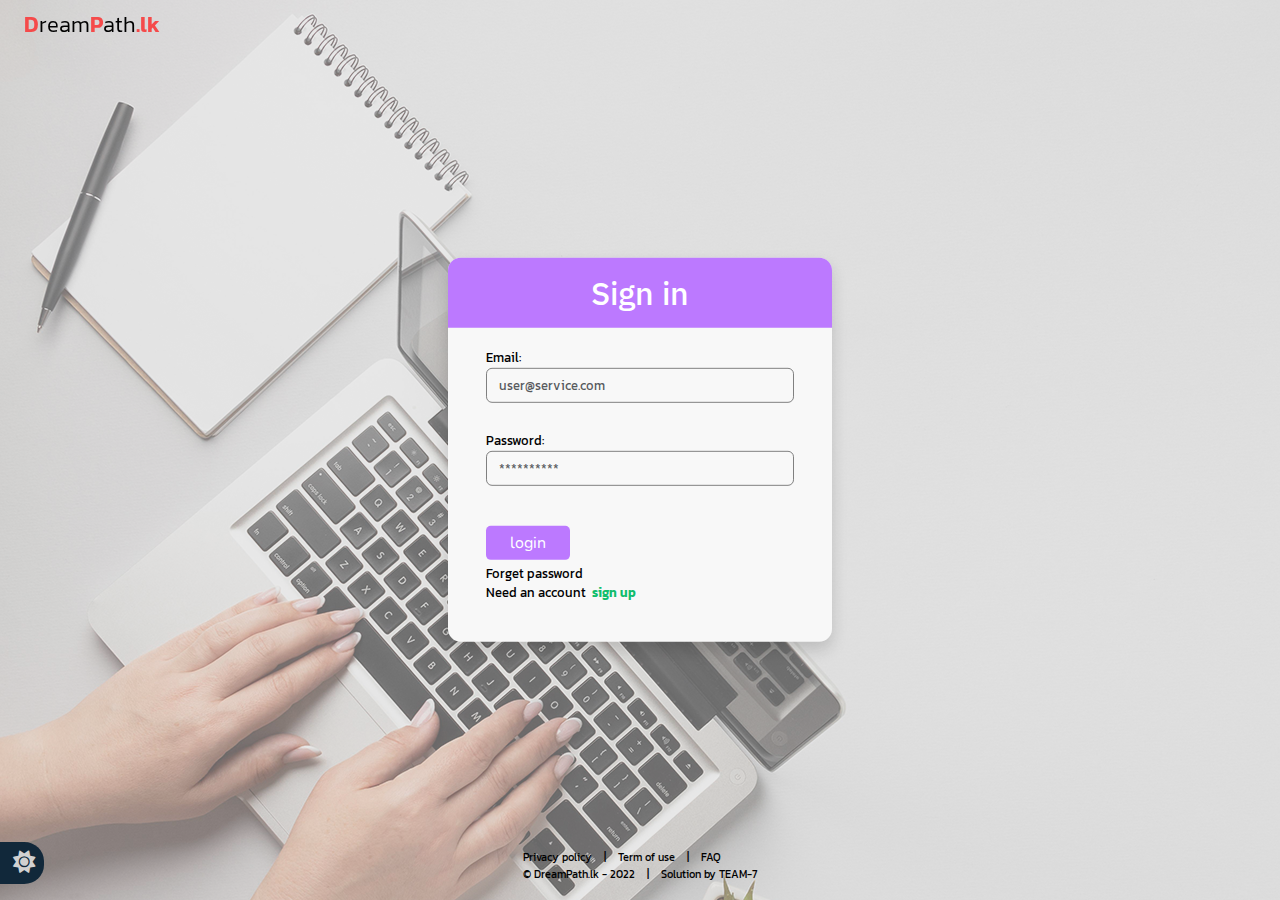
<file: With Bootstrap/html/signin.html>
<!DOCTYPE html>
<!-- set default language and theme -->
<html lang="en" class="theme-light">

<head>
  <!-- meta tags -->
  <meta charset="UTF-8" />
  <meta name="author" content="Lakruwan Jayathissa @ group 7" />
  <meta name="revised" content="04/03/2022" />
  <meta name="viewport" content="width = device-width, initial-scale=1.0" />
  <meta name="keywords" content="jobs , job portal , job portal lk , job website , vacancies " />

  <!-- link bootstrap , font awesome , css and fonts -->
  <link href="https://cdn.jsdelivr.net/npm/bootstrap@5.1.3/dist/css/bootstrap.min.css" rel="stylesheet" />
  <link rel="stylesheet" href="https://cdnjs.cloudflare.com/ajax/libs/font-awesome/6.0.0/css/all.min.css"
    integrity="sha512-9usAa10IRO0HhonpyAIVpjrylPvoDwiPUiKdWk5t3PyolY1cOd4DSE0Ga+ri4AuTroPR5aQvXU9xC6qOPnzFeg=="
    crossorigin="anonymous" referrerpolicy="no-referrer" />

  <link rel="stylesheet" href="../css/signin-style.css" />

  <link href="https://fonts.googleapis.com/css2?family=Kanit:wght@300&display=swap" rel="stylesheet" />
  <link href="https://fonts.googleapis.com/css2?family=IBM+Plex+Sans:wght@500&display=swap" rel="stylesheet" />
  <link href="https://fonts.googleapis.com/css2?family=Dosis&display=swap" rel="stylesheet" />
  <link href="https://fonts.googleapis.com/css2?family=Nunito:wght@400&display=swap" rel="stylesheet" />

  <script src="https://ajax.googleapis.com/ajax/libs/jquery/3.5.1/jquery.min.js"></script>

  <!-- add website icon -->
  <link rel="icon" href="../Images/DreamPath-icon.svg" />
  <title>Sign in - DreamPath.lk</title>
</head>

<body>
  <!-- logo -->
  <div class="logo pt-2 ps-4 position-fixed start-0 top-0 lead">
    <p onclick="location.href='index.html'" data-bs-toggle="tooltip" data-bs-placement="bottom" title="Home">
      <span>D</span>ream<span>P</span>ath<span>.lk</span></p>
  </div>

  <!--form area  -->
  <div id="signinform" class="shadow position-absolute top-50 start-50 translate-middle">
    <h2 class="text-center">Sign in</h2>

    <form action="index.html" onsubmit="return submitFunc()">
      <div class="field-div position-relative">
        <label for="email">Email:&ensp;</label><br />
        <input class="form-control" type="email" name="email" id="email" autocomplete="email"
          placeholder="user@service.com" />
        <i class="fa-solid fa-circle-exclamation color-red input-icon"></i>
        <span class="error-text">Error</span>
      </div>

      <div class="field-div position-relative">
        <label for="password">Password:&ensp;</label><br />
        <input class="form-control" type="password" name="password" id="password" maxlength="15"
          autocomplete="current-password" placeholder="**********" />
        <i class="fa-solid fa-circle-exclamation color-red input-icon"></i>
        <span class="error-text">Error</span>
      </div>

      <input type="submit" class="mt-3 mb-1" value="login" id="submit-btn" />
      <p onclick="locaton.href='#'" id="forget-password" class="mb-0">Forget password</p>
      <p id="need-account">
        Need an account&ensp;<a href="#" id="sign_up">sign up</a>
      </p>
    </form>
  </div>

  <!-- copyright -->
  <nav id="copyright" class="position-absolute translate-middle start-50 bottom-0">
    Privacy policy &ensp; | &ensp; Term of use &ensp; | &ensp; FAQ &ensp;
    <br />
    &copy; DreamPath.lk - 2022 &ensp; | &ensp; Solution by TEAM-7
  </nav>

  <!-- theme change icon -->
  <div class="position-fixed start-0 p-1 ps-2 bottom-0 mb-3" id="theme" data-bs-toggle="tooltip"
    data-bs-placement="right" title="theme">
    <i class="fa-solid fa-sun fa-2x"></i>
  </div>

  <!-- signin javascript -->
  <script src="../JavaScript/signin-script.js"></script>

  <!-- theme change script -->
  <script>
    localStorage.getItem("theme") === "theme-dark"
      ? themeChange("theme-light")
      : themeChange("theme-dark");

    document.querySelector("#theme").addEventListener("click", function () {
      themeChange(localStorage.getItem("theme"));
    }); // theme change click event

    function themeChange(theme) {
      if (theme === "theme-dark") {
        document.documentElement.className = "theme-light";
        localStorage.setItem("theme", "theme-light");
        document.querySelector("#theme i").className =
          "fa-solid fa-sun fa-2x";
      } else {
        document.documentElement.className = "theme-dark";
        localStorage.setItem("theme", "theme-dark");
        document.querySelector("#theme i").className =
          "fa-solid fa-moon fa-2x";
      }
    }
  </script>

  <!-- bootstrap script -->
  <script src="https://cdn.jsdelivr.net/npm/bootstrap@5.1.3/dist/js/bootstrap.bundle.min.js"></script>

  <!-- script for toooltip -->
  <script>
    var tooltipTriggerList = [].slice.call(document.querySelectorAll('[data-bs-toggle="tooltip"]'))
    var tooltipList = tooltipTriggerList.map(function (tooltipTriggerEl) {
      return new bootstrap.Tooltip(tooltipTriggerEl)
    })
  </script>
</body>

</html>
</file>
<file: With Bootstrap/css/default.css>
/* solution by Kavindu Manahara @group 7 */


*{
    box-sizing: border-box;
}

/* light theme */
.theme-light{
    --background-color:#dfdfdf;
    --header-color:#11283a;
    --navigation-small:#ffffff;
    --font-color:#000000;
    --button-color:#089755;
    /* --navigation-color:#050242; */
    --hover-color:#38cc87;
    --text-hover-color:#dbdbdb;
    --theme-btn-color:#11283a;
    --shadow-color:#53515168;
    --benift-color:#fff;
    --work-from-background-color:rgb(120, 104, 230);
    --footer-color:#fff;
    --feedback-area-color:#a64dff;
}

/* 
z-index list 

0 - default and more dropdown before the button clicking
1 - main container
2 - navbar for small device
3 - navbar
4 - more dropdown
5 - chat button
6 - back to top

*/

/* dark theme */
.theme-dark{
    --background-color:#2C394B;
    --header-color:#11283a;
    --navigation-small:#334756;
    --font-color:#ffffff;
    /* --navigation-color:#050242; */
    --button-color:#089755;
    --hover-color:#38cc87;
    --text-hover-color:#515f69;
    --theme-btn-color:#fff;
    --shadow-color:#27262678;
    --benift-color:#11283a;
    --work-from-background-color:#0b5269;
    --footer-color:#11283a;
    --feedback-area-color:#142850;
}

.red{
    color: red;
}


/* body style */
body{
    width: 100%;
    margin: 0;
    padding: 0;
    overflow-x: hidden;
    background-color: var(--background-color);
}

.spans{
    color: #38cc87;
    font-weight: 600;
}

.font-container{
    color: white;
    font-family: 'Kanit', sans-serif;
}

#serach_keyword{
    height: 30px;
    border-radius: 5px;
    border: none;
    padding-left: 5px;
    outline: none;
}

#form-line-1 button{
    border: none;
    background-color: #0b5269;
    border-radius: 5px;
}

/* option group */
#form-line-2 optgroup{
    color: #ffffff;
    background-color: #0b5269;
    font-size: 10px;
    font-weight: 300;
}

/* dropdown select */
#form-line-2 select{
    border-radius: 3px;
    padding: 0 10px 0;
    font-family: 'Kanit', sans-serif;
    font-size: 12px;
    cursor: pointer;
}

/* dropdown option */
#form-line-2 option{
    color: #ffffff;
    background-color: #0a1d5c;
    padding: 0 10px 0;
}

#review{
    background-color: var(--feedback-area-color);
    box-shadow: 0 0 150px 150px var(--feedback-area-color);

}

#sign-in{
    background-color: var(--work-from-background-color);
    box-shadow: 0 0 200px 200px var(--work-from-background-color);
}

.header-color{
    background-color: #11283a;
    border: none;
}

.dropdown-color:hover{
    background-color: #2C394B;
}

.active-pg{
    color: #0cbb69;
    font-weight: 600;
}

#theme{
    border-top-right-radius: 45%; 
    border-bottom-right-radius: 45%; 
    z-index: 999;
    background-color: var(--theme-btn-color);
    cursor: pointer;
}

#theme i {
    transform: scale(0.7);
    -o-transform: scale(0.7);
    -ms-transform: scale(0.7);
    -moz-transform:scale(0.7) ;
    -webkit-transform:scale(0.7);
    color: var(--background-color);
}

.buttons{
    border-radius: 5px;
    background-color: #d67322;
    color: #ffffff;
    width: 100px;
    text-align: center;
    border: none;
}

#menu-btn{
    background-color: #11283a;
    border: none;
}

#menu-btn:focus , #menu-btn:active{
    border: none;
}

.buttons:hover{
    background-color: #38cc87;
}

.buttons:active{
    transform: scale(0.8);
}

.benifit-container{
    border-radius: 20px;
    background-color: var(--benift-color);
    color: var(--font-color);
    box-shadow: -2px 2px 5px var(--shadow-color);
}

/* trending fire */
#trending > p  img{
    width:20px;
    height: 20px;
    padding-bottom: 5px;
}

#main-container{
    height: 100%;
    min-height: 600px;
    max-height: 1000px;
    width:100%;
    margin: 0;
    top: 0;
    z-index: 1;
    position: absolute;
    display: flex;
    align-items: center;
    padding-top: 100px;
    border-end-end-radius: 20px;
    border-end-start-radius: 20px;
    background-image: radial-gradient( #0a1d5c , #020122);
    background-image: -moz-radial-gradient(#0a1d5c , #020122); /* for firefox*/
    background-image: -webkit-radial-gradient(#0a1d5c , #020122); /* for mac*/
}

#img-main-container{
    transition: 0.5s;
    -webkit-transition: 0.5s; 
    -o-transition: 0.5s;
    -moz-transition: 0.5s;
}

/* careers block */
#careers{
    margin: 0 5%;
}

.img-shadow{
    box-shadow: -2px 2px 5px var(--shadow-color);
}

.img-card{
    overflow: hidden;
    border-radius: 20px;
    position: relative;
    background-color: var(--background-color);
    transition: 0.5s;
    -webkit-transition: 0.5s; 
    -o-transition: 0.5s;
    -moz-transition: 0.5s;
    cursor: pointer;
    background-color: #000000;
    box-shadow: -2px 5px 5px var(--shadow-color);
}

.img-card img{
    opacity: 0.7;
}

.font-career{
    color: #fff;
    font-weight: 600;
    font-family: 'Kanit' , sans-serif;
    text-shadow: 2px 1px #000;;
}

/* career images */
.career-images{
    width: 100%;
    height: auto;
    margin: 0;
    border-radius: 20px;
    transition: all 1s ease;
    -o-transition: all 1s ease;
    -moz-transition: all 1s ease;
    -webkit-transition: all 1s ease;
}

.career-images:hover{
    transform: scale(1.2);
    -o-transform: scale(1.2);
    -ms-transform: scale(1.2);
    -moz-transform:scale(1.2) ;
    -webkit-transform:scale(1.2);
}

.trending-text{
    color: white;
    font-family: 'kanit' , sans-serif;
    width: 50%;
    height: auto;
}

.trending-text span{
    color: #38cc87;
    font-weight: 900;
    font-size: 1.2rem;
}

.font-default-heading{
    font-family: 'Dosis', sans-serif;
    font-weight: 500;
    color: var(--font-color);
}

.font-default-heading span{
    font-weight: 400;
}

#content-area{
    position: absolute;
    top: 100%;
}

.collobarations-img{
    background-color: white;
    border-radius: 10px;
    min-width: 40px;
    min-height: 40px;
    max-width: 80px;
    max-height: 80px;
}

/* start chat button */
#chat-btn{
    position: fixed;
    display: flex;
    align-items: center;
    z-index: 5;
    bottom: 60px;
    right: -500px;
    transition: 1000ms;
    -o-transition: 1000ms; /*for opera*/
    -moz-transition: 1000ms; /*for firefox*/
    -webkit-transition: 1000ms; /*for safari*/
}

#chat-btn:hover{
    cursor: pointer;
}

#chat-btn p{
    background-color: #adadff;
    border-radius: 10px;
    font-size: 12px;
    display: flex;
    font-weight: 400;
    font-family: Arial, Helvetica, sans-serif;
    padding: 5px 30px 5px;
    margin-right: -5px;
    transition: 1000ms;
    -o-transition: 1000ms; /*for opera*/
    -moz-transition: 1000ms; /*for firefox*/
    -webkit-transition: 1000ms; /*for safari*/
}

#chat-btn img{
    width: 35px;
    height: 35px;
}
/* end chat button */

/* back to top button start */
#back-to-top{
    position: fixed;
    display: flex;
    align-items: center;
    padding: 8px 8px 8px;
    z-index: 6;
    bottom: -50px;
    font-family: 'Times New Roman', Times, serif;
    right: 20px;
    font-weight: 900;
    background-color: #099b4b;
    color: #ffffff;
    border-radius: 5px;
    transform: rotate(90deg);
    -o-transform: rotate(90deg); /*for opera*/
    -ms-transform: rotate(90deg); /*for IE9*/
    -moz-transform: rotate(90deg); /*for firefox*/
    -webkit-transform: rotate(90deg); /*for safari*/
    transition: 1000ms;
    -o-transition: 1000ms; /*for opera*/
    -moz-transition: 1000ms; /*for firefox*/
    -webkit-transition: 1000ms; /*for safari*/
    cursor: pointer;
}

#footer{
    background-color: var(--footer-color);
    border-top-left-radius: 20px;
    border-top-right-radius: 20px;
    box-shadow: 0 3px 5px 5px var(--shadow-color);
}

.font-footer{
    color: var(--font-color);
    font-family: 'Nunito' , sans-serif;
    font-size: 13px;
}

.add-hover:hover{
    color: #fa921b;
    cursor: pointer;
}

.heading{
    margin: 0 0 5px;
    width: fit-content;
    font-family:'Gill Sans', 'Gill Sans MT', 'Calibri', 'Trebuchet MS', sans-serif;
    font-weight: 500;
    color: var(--font-color);
    padding-bottom: 2px;
    border-bottom: 2px solid #fa921b;
}

.copyright{
    text-align: center;
    color: white;
    width: 100%;
    font-size: 12px;
    padding: 5px 0 5px;
    font-family:Arial, Helvetica, sans-serif;
    background-color: #2554c2;
}

/* footer copyright symbol style */
.copyright span{
    font-size: 13px;
    font-family:'Times New Roman', Times, serif
}

/* custom scrollbar */
::-webkit-scrollbar{
    width: 10px;
}

::-webkit-scrollbar-track{
    background-color: gray;
    border-radius: 10px;
    margin-top: 2px;
    margin-bottom: 2px;
}

::-webkit-scrollbar-thumb{
    background-color: #089755;  
    border-radius: 10px;
}

::-webkit-scrollbar-thumb:hover{
    background-color: #38cc87;
}
/* end of the custom scrollbar */

@media (max-width:576px){
    .font-default{
        font-size: 0.6rem;
    }

    .font-default-heading{
        font-size: 1.1rem;
    }

    .font-default-heading span{
        font-size: 0.4rem;
    }

    .trending-text{
        position: absolute;
        margin-left: 1%;
        background-color: #00000051;
        width: 95%;
        padding: 5%;
    }

    .trending-text span{
        font-size: 0.5rem;
    }

    .trending-text p{
        font-size: 0.5rem;
    }

    .sign-position{
        position: absolute;
    }

    .benifit-container{
        width: 90%;
    }

    #img-main-container{
        width: 80%;
    }

    .spans{
        font-size: 1.8rem;
    }

    .font-container{
        font-size: 1rem;
    }

    .font-small{
        font-size: 0.7rem;
    }

    #serach_keyword{
        height: 25px;
        width: 75%;
        font-size: 0.8rem;
    }

    .font-career{
        font-size: 1.3rem;
    }

}

@media (min-width:576px){
    .font-default{
        font-size: 0.6rem;
    }

    .font-default-heading{
        font-size: 1.2rem;
    }

    .font-default-heading span{
        font-size: 0.5rem;
    }

    .trending-text{
        position: absolute;
        margin-left: 1%;
        width: 75%;
        background-color: #00000051;
        padding: 5%;
    }

    .trending-text span{
        font-size: 0.7rem;
    }

    .trending-text p{
        font-size: 0.8rem;
    }

    .sign-position{
        position:relative;
    }

    .benifit-container{
        width: 80%;
    }

    #careers{
        width: 70%;
        margin-left: 15%;
        margin-right: 15%;
    }

    #img-main-container{
        width: 60%;
        height: auto;
    }

    .spans{
        font-size: 2rem;
    }

    .font-container{
        font-size: 1rem;
    }

    .font-small{
        font-size: 0.8rem;
    }

    #serach_keyword{
        height: 30px;
        width: 60%;
        font-size: 0.9rem;
    }

    #form-line-1 button{
        height: 30px;
        width: 30px;
    }

    .font-career{
        font-size: 2rem;
    }
}

@media (min-width:768px){
    .font-default{
        font-size: 0.7rem;
    }

    .font-default-heading{
        font-size: 1.5rem;
    }

    .font-default-heading span{
        font-size: 0.6rem;
    }

    .trending-text span{
        font-size: 0.8rem;
    }

    .trending-text p{
        font-size: 0.7rem;
    }

    .benifit-container{
        width: 70%;
    }

    #img-main-container{
        width: 80%;
        height: auto;
    }

    .spans{
        font-size: 2rem;
    }

    .font-container{
        font-size: 1rem;
    }

    .font-small{
        font-size: 0.8rem;
    }

    .font-career{
        font-size: 1.2rem;
    }

}

@media (min-width:992px){
    .font-default{
        font-size: 0.8rem;
    }

    .font-default-heading{
        font-size: 1.8rem;
    }

    .font-default-heading span{
        font-size: 0.7rem;
    }

    .trending-text{
        position: relative;
        margin-left: 0;
        background-color: transparent;
        padding: 2%;
        width: 50%;
    }

    .trending-text span{
        font-size: 1rem;
    }

    .trending-text p{
        font-size: 0.9rem;
    }

    .benifit-container{
        width: 60%;
    }

    #img-main-container{
        width: 90%;
        height: auto;
    }

    .spans{
        font-size: 2.2rem;
    }

    .font-container{
        font-size: 1.2rem;
    }

    .font-small{
        font-size: 0.9rem;
    }

    .font-career{
        font-size: 1.5rem;
    }
}

@media (min-width:1200px){
    .font-default{
        font-size: 0.9rem;
    }

    .font-default-heading{
        font-size: 2.1rem;
    }

    .font-default-heading span{
        font-size: 0.8rem;
    }

    .trending-text span{
        font-size: 1.2rem;
    }

    .trending-text p{
        font-size: 1.1rem;
    }

    .benifit-container{
        width: 50%;
    }

    #careers{
        width: 90%;
        margin-left: 5%;
        margin-right: 5%;
    }

}
</file>
<file: With Bootstrap/css/faq-style.css>
/* solution by Dinuk Samarakoon @group 7 */

.theme-light {
  --color-primary: #fff;
  --color-secondary: #fff;
  --font-color: #000;
  --heading-color: #bc79ff;
  --shadow-color: #53515168;
  --qna-div-color: white;
}

.theme-dark {
  --color-primary: #11283a;
  --color-secondary: #2c394b;
  --font-color: #fff;
  --heading-color: #0b5269;
  --shadow-color: #27262678;
  --qna-div-color: #152433;
}

* {
  margin: 0;
  padding: 0;
  box-sizing: border-box;
  --color-green: #10bd6c;
  --color-gray: #808080;
}
body {
  background-color: var(--color-secondary);
}
.green {
  color: #10bd6c;
}
.feedback-div {
  background-color: var(--qna-div-color);
  color: var(--font-color);
  padding: 1.5rem 0;
  border-radius: 0.8rem;
}
.feedback-div p {
  margin: 0;
  padding: 0 5%;
}
</file>
<file: With Bootstrap/css/signin-style.css>
/* solution by Lakruwan Jayathissa @group 7 */

.theme-light {
  --color-primary: #f8f8f8;
  --color-secondary: #d1d1d1;
  --font-color: #000;
  --heading-color: #bc79ff;
  --shadow-color: #53515168;
  --theme-btn-color: #11283a;
}

.theme-dark {
  --color-primary: #2c394b;
  --color-secondary: #11283a;
  --font-color: #fff;
  --heading-color: #0b5269;
  --shadow-color: #27262678;
  --theme-btn-color: #fff;
}

* {
  margin: 0;
  padding: 0;
  box-sizing: border-box;
  --color-green: #10bd6c;
  --color-gray: #808080;
  font-family: 'Kanit' , sans-serif;
}

.color-green{
  color: #10bd6c;
}

.color-red{
  color: #f54a4a;
}

body {
  overflow: hidden;
  background-color: var(--color-secondary);
  background-image: url(../Images/background.png);
}

.logo {
  font-size: 1.4rem;
  color: var(--font-color);
  cursor: pointer;
}

.logo p span {
  color: #f54a4a;
  font-weight: 600;

}

#signinform {
  background-color: var(--color-primary);
  width: 90%;
  padding: 0;
  border-radius: 0.8rem;
}

#signinform h2 {
  margin-bottom: 1rem;
  background-color: var(--heading-color);
  padding: 1rem 0;
  border-top-left-radius: 0.8rem;
  border-top-right-radius: 0.8rem;
  color: white;
  font-family: 'IBM Plex Sans' , sans-serif;
}

.field-div {
  margin: 0 10%;
}

.field-div label{
  color: var(--font-color);
  font-size: 0.8rem;
}

.field-div input{
  background-color: var(--color-primary);
  border: 1px solid var(--color-gray);
  color: var(--font-color);
  font-size: 0.8rem;
  height: 35px;
}

.form-control:focus{
  background-color: var(--color-primary);
  box-shadow: none;
  border: 1px solid #4d65f1;
  color: var(--font-color);
}

input:nth-child(2){
  color: var(--font-color);
  background-color: var(--color-primary);
}

.theme-dark input::-ms-reveal, .theme-dark input::-ms-clear {
  filter: invert(100%);
}

.field-div .error-text {
  font-size: 0.8rem;
  color: #f54a4a;
  visibility: hidden;
  padding: 0;
  margin-bottom: 10px;
}

.field-div .input-icon{
  visibility: hidden;
}

.error .error-text , .error .input-icon , .success .input-icon{
  visibility: visible;

}

.error .form-control{
  border: 1px solid #f54a4a;
}

.success .form-control{
  border: 1px solid var(--color-green);
}

input[type="submit"] {
  background-color: var(--heading-color);
  padding: 0.3rem 1.5rem;
  outline: none;
  color: white;
  border: none;
  border-radius: 0.3rem;
  cursor: pointer;
  transition: 0.5s;
  font-family: 'Nunito' , sans-serif;
  -webkit-transition: 0.5s;
  -moz-transition: 0.5s;
  -o-transition: 0.5s;
  margin-left: 10%;
}

input[type="submit"]:active {
  transform: scale(0.8);
  -moz-transform: scale(0.8);
  -webkit-transform: scale(0.8);
  -o-transform: scale(0.8);
}
#need-account,#forget-password {
  font-size: 0.8rem;
  color: var(--font-color);
  margin-left: 10%;
  text-decoration: none;
}

#need-account{
  padding-bottom: 1.5rem;
}

#need-account a {
  color: var(--color-green);
  text-decoration: none;
  font-weight: 600;
}

#forget-password:hover {
  color: #38cc87;
  cursor: pointer;
}

#copyright {
  color: var(--font-color);
  font-size: 0.7rem;
}

#theme {
  border-top-right-radius: 45%;
  border-bottom-right-radius: 45%;
  z-index: 999;
  background-color: var(--theme-btn-color);
  cursor: pointer;
}

#theme i {
  transform: scale(0.7);
  -o-transform: scale(0.7);
  -ms-transform: scale(0.7);
  -moz-transform: scale(0.7);
  -webkit-transform: scale(0.7);
  color: var(--color-secondary);
}

@media (min-width: 576px) {
  #signinform {
    width: 70%;
  }
}

@media (min-width: 768px) {
  #signinform {
    width: 60%;
  }
}

@media (min-width: 992px) {
  #signinform {
    width: 45%;
  }
}

@media (min-width: 1200px) {
  #signinform {
    width: 30%;
  }
}
</file>
